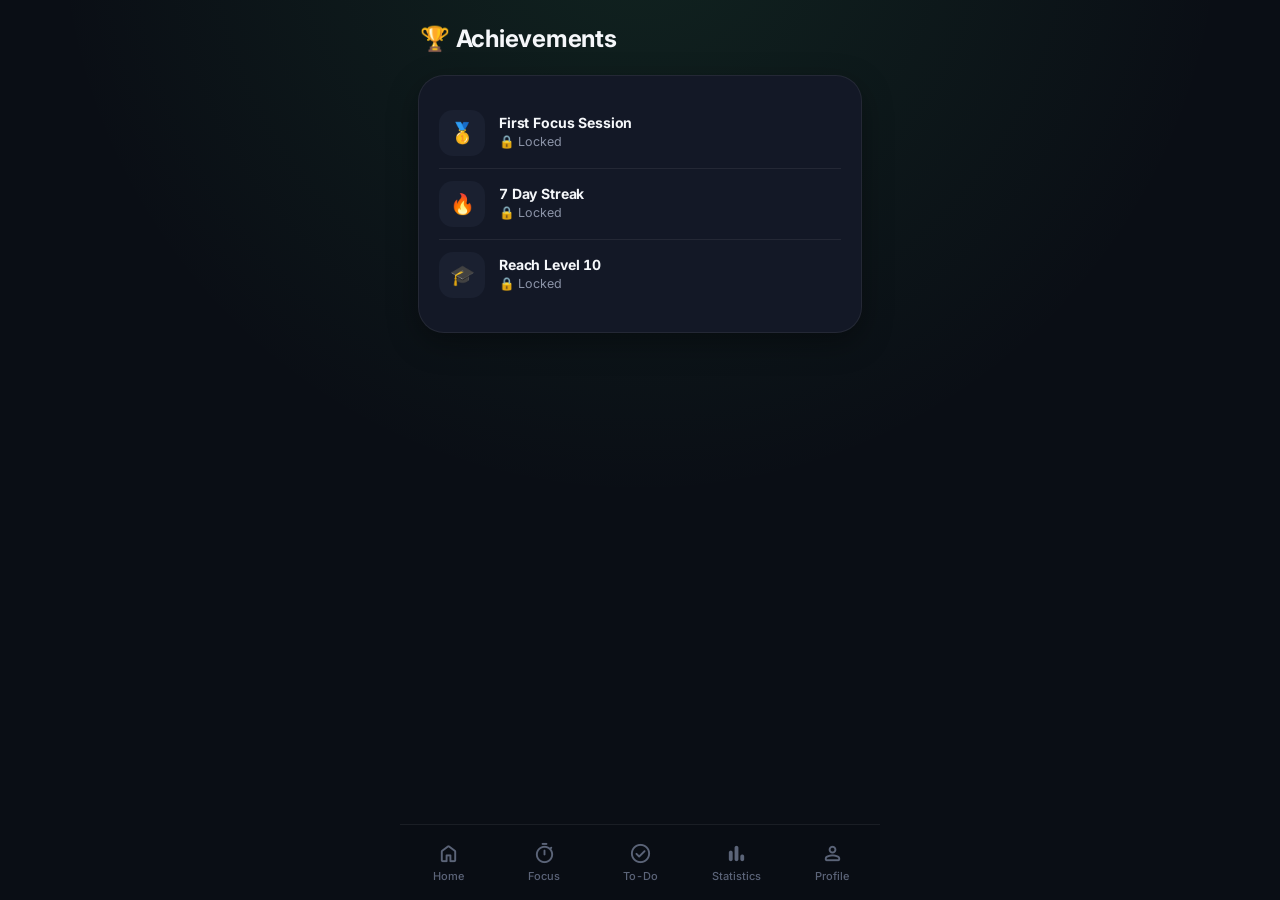
<file: achievement.html>
<!DOCTYPE html>
<html lang="en">
<head>
<meta charset="UTF-8">
<meta name="viewport" content="width=device-width, initial-scale=1.0, viewport-fit=cover">
<meta name="theme-color" content="#0a0e15">
<meta name="color-scheme" content="dark">
<title>StudyArc - Achievements</title>

<link rel="manifest" href="manifest.json">
<link rel="icon" href="icon-192.png">
<link rel="apple-touch-icon" href="icon-192.png">
<meta name="mobile-web-app-capable" content="yes">
<meta name="apple-mobile-web-app-capable" content="yes">

<link rel="preconnect" href="https://fonts.googleapis.com">
<link rel="preconnect" href="https://fonts.gstatic.com" crossorigin>
<link href="https://fonts.googleapis.com/css2?family=Material+Symbols+Rounded" rel="stylesheet">
<link href="https://fonts.googleapis.com/css2?family=Inter:wght@400;500;600;700;800&display=swap" rel="stylesheet">

<link rel="stylesheet" href="style.css">
<script src="app.js" defer></script>
</head>

<body>

<div class="header-row">
  <h1>🏆 Achievements</h1>
</div>

<div class="card">
  <div class="achievement-row">
    <div class="achievement-icon">🥇</div>
    <div class="achievement-body">
      <h3>First Focus Session</h3>
      <p id="badge1">🔒 Locked</p>
    </div>
  </div>
  <div class="achievement-row">
    <div class="achievement-icon">🔥</div>
    <div class="achievement-body">
      <h3>7 Day Streak</h3>
      <p id="badge2">🔒 Locked</p>
    </div>
  </div>
  <div class="achievement-row">
    <div class="achievement-icon">🎓</div>
    <div class="achievement-body">
      <h3>Reach Level 10</h3>
      <p id="badge3">🔒 Locked</p>
    </div>
  </div>
</div>

<div class="nav">
  <a href="home.html">
    <span class="material-symbols-rounded" aria-hidden="true">home</span>
    <span>Home</span>
  </a>
  <a href="focus.html">
    <span class="material-symbols-rounded" aria-hidden="true">timer</span>
    <span>Focus</span>
  </a>
  <a href="todo.html">
    <span class="material-symbols-rounded" aria-hidden="true">check_circle</span>
    <span>To-Do</span>
  </a>
  <a href="stats.html">
    <span class="material-symbols-rounded" aria-hidden="true">bar_chart</span>
    <span>Statistics</span>
  </a>
  <a href="profile.html">
    <span class="material-symbols-rounded" aria-hidden="true">person</span>
    <span>Profile</span>
  </a>
</div>

<script>
// Recolors each achievement icon once app.js resolves lock state
(function(){
  function sync(){
    ['badge1','badge2','badge3'].forEach(function(id){
      var el = document.getElementById(id);
      if(!el) return;
      var icon = el.closest('.achievement-row').querySelector('.achievement-icon');
      var unlocked = el.textContent.indexOf('🔒') === -1;
      icon.classList.toggle('unlocked', unlocked);
    });
  }
  new MutationObserver(sync).observe(document.body, { subtree:true, characterData:true, childList:true });
  sync();
})();
</script>

</body>
</html>
</file>
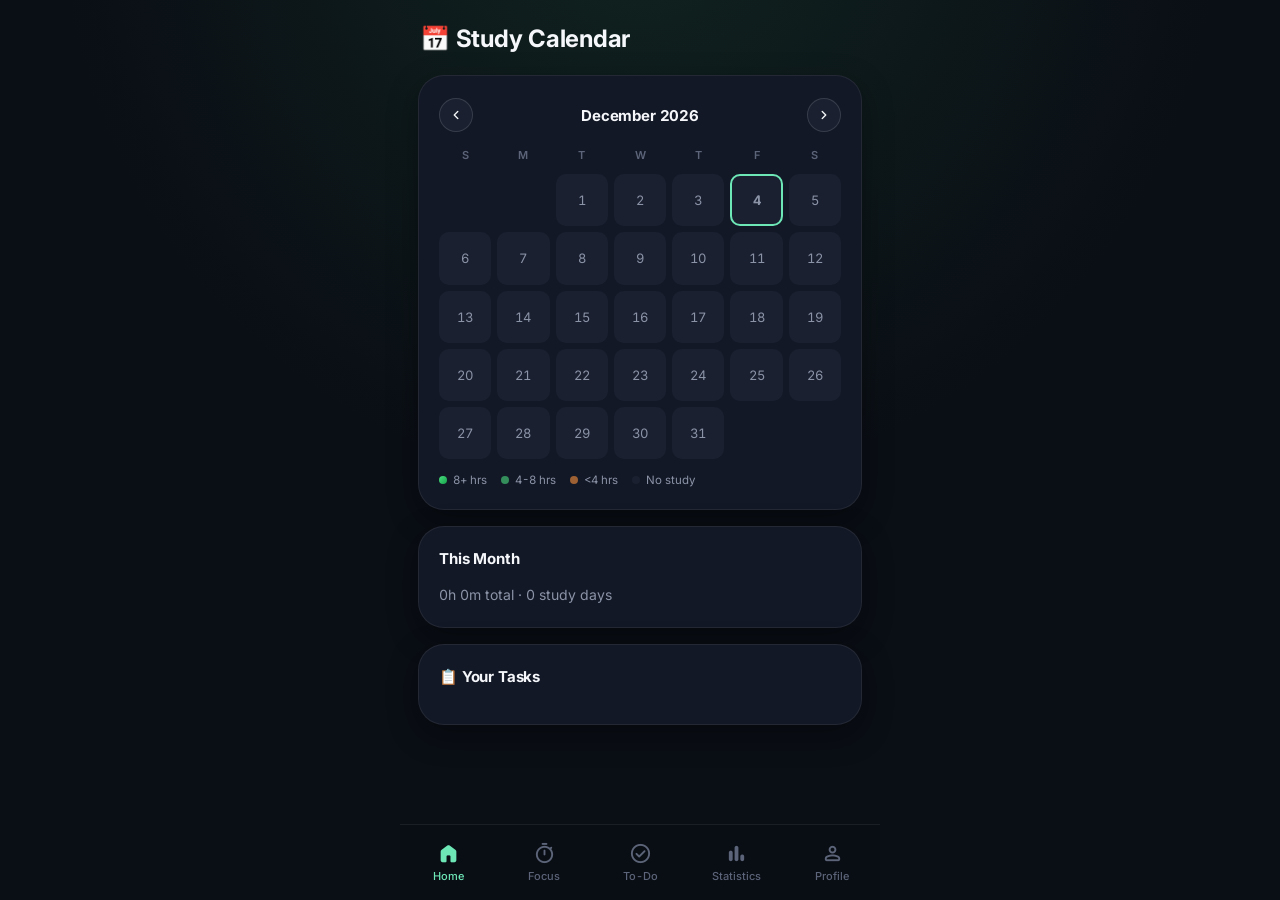
<file: calendar.html>
<!DOCTYPE html>
<html lang="en">
<head>
<meta charset="UTF-8">
<meta name="viewport" content="width=device-width, initial-scale=1.0, viewport-fit=cover">
<meta name="theme-color" content="#0a0e15">
<meta name="color-scheme" content="dark">
<title>StudyArc - Calendar</title>

<link rel="manifest" href="manifest.json">
<link rel="icon" href="icon-192.png">
<link rel="apple-touch-icon" href="icon-192.png">
<meta name="mobile-web-app-capable" content="yes">
<meta name="apple-mobile-web-app-capable" content="yes">

<link rel="preconnect" href="https://fonts.googleapis.com">
<link rel="preconnect" href="https://fonts.gstatic.com" crossorigin>
<link href="https://fonts.googleapis.com/css2?family=Material+Symbols+Rounded" rel="stylesheet">
<link href="https://fonts.googleapis.com/css2?family=Inter:wght@400;500;600;700;800&display=swap" rel="stylesheet">

<link rel="stylesheet" href="style.css">
<script src="app.js" defer></script>
</head>

<body>

<div class="header-row">
  <h1>📅 Study Calendar</h1>
</div>

<div class="card">
  <div class="cal-head">
    <button class="cal-nav-btn" onclick="prevMonth()" aria-label="Previous month">
      <span class="material-symbols-rounded" aria-hidden="true">chevron_left</span>
    </button>
    <h2 id="calendarLabel" style="margin-bottom:0;">Month</h2>
    <button class="cal-nav-btn" onclick="nextMonth()" aria-label="Next month">
      <span class="material-symbols-rounded" aria-hidden="true">chevron_right</span>
    </button>
  </div>

  <div class="cal-grid" id="calendarGrid"></div>

  <div class="cal-legend">
    <span><i style="background:var(--gradient);"></i>8+ hrs</span>
    <span><i style="background:rgba(74,222,128,.6);"></i>4-8 hrs</span>
    <span><i style="background:rgba(251,146,60,.6);"></i>&lt;4 hrs</span>
    <span><i style="background:var(--surface-2);"></i>No study</span>
  </div>
</div>

<div class="card">
  <h2>This Month</h2>
  <p id="calendarSummary">0h 0m total · 0 study days</p>
</div>

<div class="card">
  <h2>📋 Your Tasks</h2>
  <div id="taskList">
    <p>No tasks yet.</p>
  </div>
</div>

<div class="nav">
  <a class="active" href="home.html" aria-current="page">
    <span class="material-symbols-rounded" aria-hidden="true">home</span>
    <span>Home</span>
  </a>
  <a href="focus.html">
    <span class="material-symbols-rounded" aria-hidden="true">timer</span>
    <span>Focus</span>
  </a>
  <a href="todo.html">
    <span class="material-symbols-rounded" aria-hidden="true">check_circle</span>
    <span>To-Do</span>
  </a>
  <a href="stats.html">
    <span class="material-symbols-rounded" aria-hidden="true">bar_chart</span>
    <span>Statistics</span>
  </a>
  <a href="profile.html">
    <span class="material-symbols-rounded" aria-hidden="true">person</span>
    <span>Profile</span>
  </a>
</div>

</body>
</html>
</file>
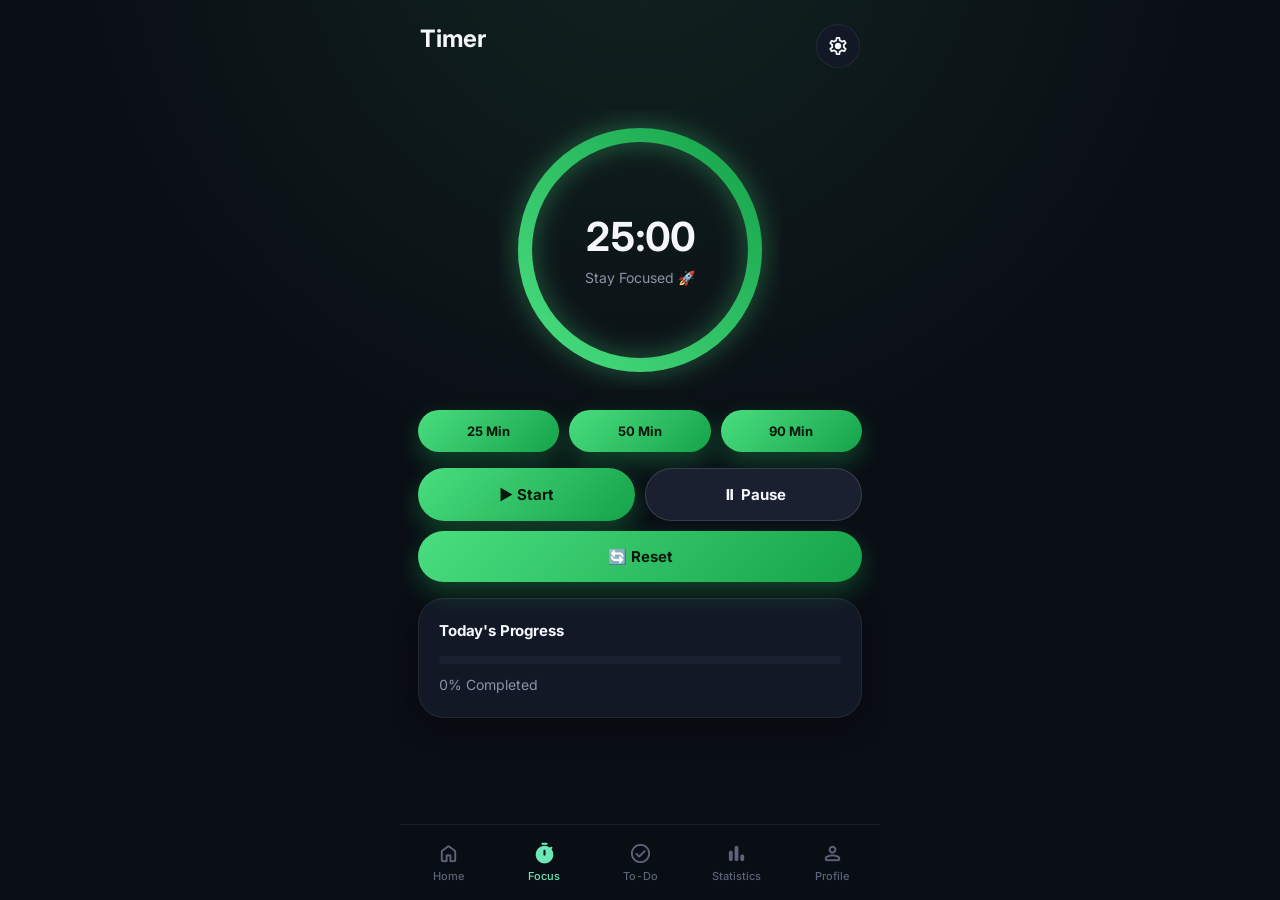
<file: focus.html>
<!DOCTYPE html>
<html lang="en">
<head>
<meta charset="UTF-8">
<meta name="viewport" content="width=device-width, initial-scale=1.0, viewport-fit=cover">
<meta name="theme-color" content="#0a0e15">
<meta name="color-scheme" content="dark">
<title>StudyArc - Focus</title>

<link rel="manifest" href="manifest.json">
<link rel="icon" href="icon-192.png">
<link rel="apple-touch-icon" href="icon-192.png">
<meta name="mobile-web-app-capable" content="yes">
<meta name="apple-mobile-web-app-capable" content="yes">

<link rel="preconnect" href="https://fonts.googleapis.com">
<link rel="preconnect" href="https://fonts.gstatic.com" crossorigin>
<link href="https://fonts.googleapis.com/css2?family=Material+Symbols+Rounded" rel="stylesheet">
<link href="https://fonts.googleapis.com/css2?family=Inter:wght@400;500;600;700;800&display=swap" rel="stylesheet">

<link rel="stylesheet" href="style.css">
<script src="app.js" defer></script>
</head>

<body>

<div class="header-row">
  <h1>Timer</h1>
  <a class="icon-btn" href="settings.html" aria-label="Settings">
    <span class="material-symbols-rounded" aria-hidden="true">settings</span>
  </a>
</div>

<div class="timer-container">
  <svg class="timer-svg" viewBox="0 0 280 280">
    <defs>
      <linearGradient id="ringGradient" x1="0%" y1="0%" x2="100%" y2="100%">
        <stop offset="0%" stop-color="#4ade80"/>
        <stop offset="100%" stop-color="#16a34a"/>
      </linearGradient>
    </defs>
    <circle class="timer-bg" cx="140" cy="140" r="115"></circle>
    <circle id="progressCircle" class="timer-progress" cx="140" cy="140" r="115"></circle>
  </svg>
  <div class="timer-content">
    <h1 id="timer">25:00</h1>
    <p>Stay Focused 🚀</p>
  </div>
</div>

<div class="timer-buttons">
  <button class="button" onclick="setTime(25)">25 Min</button>
  <button class="button" onclick="setTime(50)">50 Min</button>
  <button class="button" onclick="setTime(90)">90 Min</button>
</div>

<div class="control-buttons">
  <button class="button" onclick="startTimer()">▶ Start</button>
  <button class="button" onclick="pauseTimer()">⏸ Pause</button>
  <button class="button" onclick="resetTimer()">🔄 Reset</button>
</div>

<div class="card">
  <h2>Today's Progress</h2>
  <div class="progress">
    <div id="goalFill" class="fill"></div>
  </div>
  <p id="goalPercent">0% Completed</p>
</div>

<div class="nav">
  <a href="home.html">
    <span class="material-symbols-rounded" aria-hidden="true">home</span>
    <span>Home</span>
  </a>
  <a class="active" href="focus.html" aria-current="page">
    <span class="material-symbols-rounded" aria-hidden="true">timer</span>
    <span>Focus</span>
  </a>
  <a href="todo.html">
    <span class="material-symbols-rounded" aria-hidden="true">check_circle</span>
    <span>To-Do</span>
  </a>
  <a href="stats.html">
    <span class="material-symbols-rounded" aria-hidden="true">bar_chart</span>
    <span>Statistics</span>
  </a>
  <a href="profile.html">
    <span class="material-symbols-rounded" aria-hidden="true">person</span>
    <span>Profile</span>
  </a>
</div>

</body>
</html>
</file>
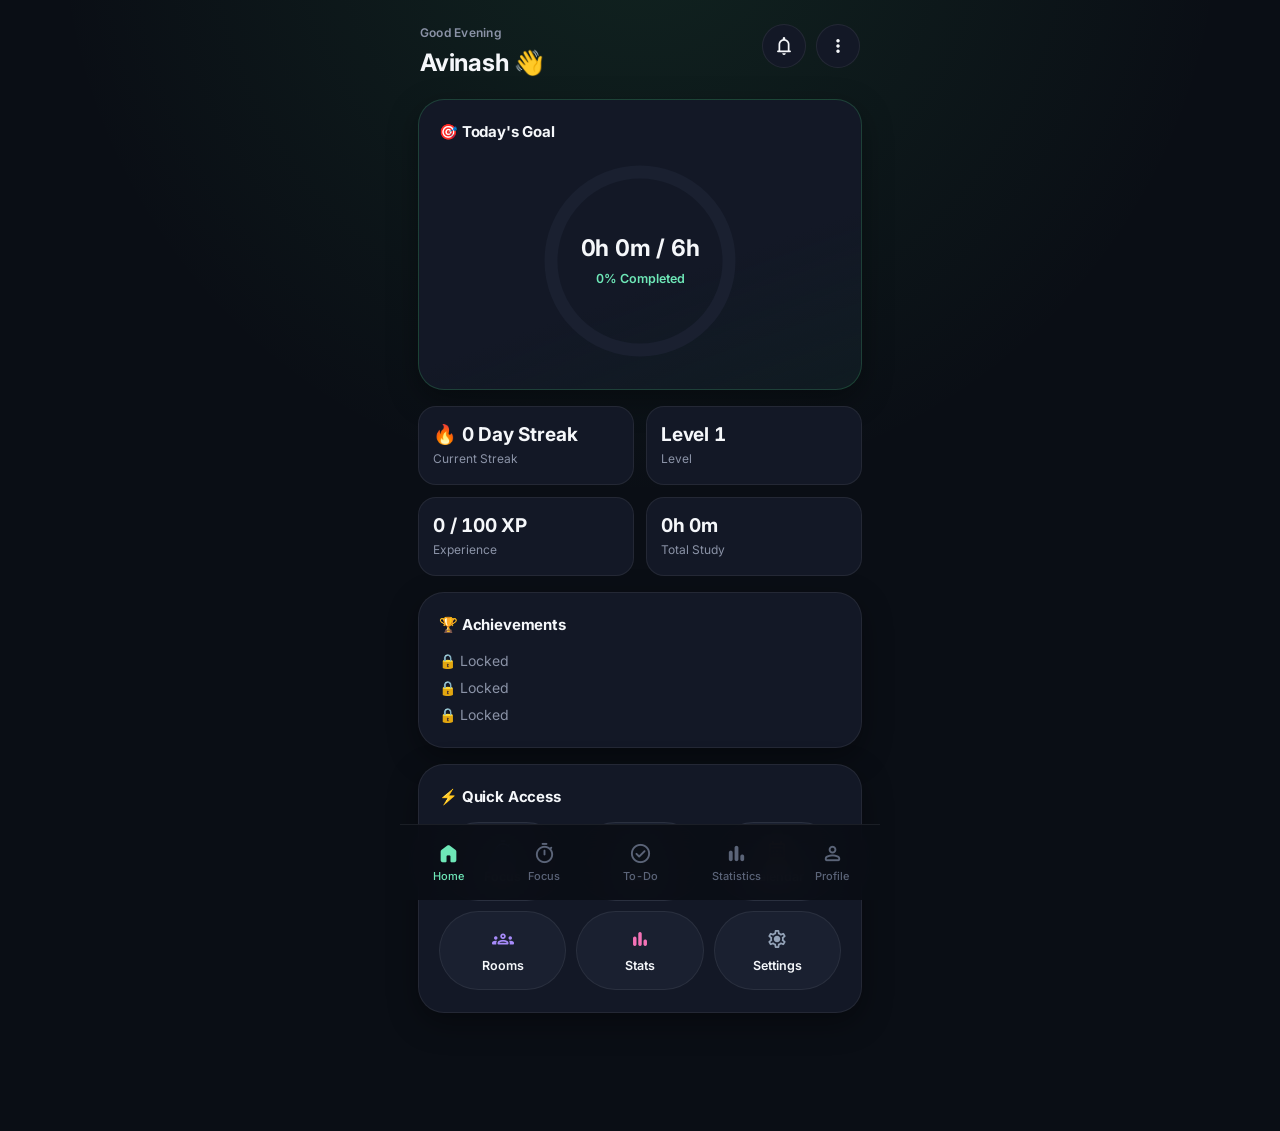
<file: home.html>
<!DOCTYPE html>
<html lang="en">
<head>
<meta charset="UTF-8">
<meta name="viewport" content="width=device-width, initial-scale=1.0, viewport-fit=cover">
<meta name="theme-color" content="#0a0e15">
<meta name="color-scheme" content="dark">
<meta name="description" content="Track your study sessions, streaks, and progress with StudyArc.">
<title>StudyArc - Home</title>

<link rel="manifest" href="manifest.json">
<link rel="icon" href="icon-192.png">
<link rel="apple-touch-icon" href="icon-192.png">
<meta name="mobile-web-app-capable" content="yes">
<meta name="apple-mobile-web-app-capable" content="yes">
<meta name="apple-mobile-web-app-status-bar-style" content="black-translucent">

<link rel="preconnect" href="https://fonts.googleapis.com">
<link rel="preconnect" href="https://fonts.gstatic.com" crossorigin>
<link href="https://fonts.googleapis.com/css2?family=Material+Symbols+Rounded" rel="stylesheet">
<link href="https://fonts.googleapis.com/css2?family=Inter:wght@400;500;600;700;800&display=swap" rel="stylesheet">

<link rel="stylesheet" href="style.css">
<script src="app.js" defer></script>
</head>

<body>

<!-- Header -->
<div class="header-row">
  <div>
    <p class="eyebrow" id="greetingLabel">Good Morning</p>
    <h1>Avinash 👋</h1>
  </div>
  <div style="display:flex;align-items:center;gap:10px;position:relative;">
    <a class="icon-btn" href="notifications.html" aria-label="Notifications">
      <span class="material-symbols-rounded" aria-hidden="true">notifications</span>
      <span class="dot" id="notificationBadge" style="display:none;"></span>
    </a>
    <button class="icon-btn" id="moreMenuBtn" onclick="toggleMoreMenu()" aria-label="More options" aria-haspopup="true">
      <span class="material-symbols-rounded" aria-hidden="true">more_vert</span>
    </button>
    <div class="dropdown-menu" id="moreMenu" hidden>
      <button class="dropdown-item" onclick="openCalculator()">
        <span class="material-symbols-rounded" aria-hidden="true">calculate</span>
        Calculator
      </button>
    </div>
  </div>
</div>

<!-- Daily Goal -->
<div class="card featured goal-card" style="display:flex;flex-direction:column;align-items:center;">
  <h2 id="goalHeading" style="align-self:flex-start;">🎯 Today's Goal</h2>

  <div class="arc-wrap" id="goalProgress" role="progressbar" aria-labelledby="goalHeading" aria-valuemin="0" aria-valuemax="100" aria-valuenow="0">
    <svg class="arc-ring" viewBox="0 0 200 200" aria-hidden="true">
      <defs>
        <linearGradient id="ringGradient" x1="0%" y1="0%" x2="100%" y2="100%">
          <stop offset="0%" stop-color="#4ade80"/>
          <stop offset="100%" stop-color="#16a34a"/>
        </linearGradient>
      </defs>
      <circle class="arc-track" cx="100" cy="100" r="89"></circle>
      <circle class="arc-fill" id="arcFill" cx="100" cy="100" r="89"></circle>
    </svg>
    <div class="arc-center">
      <h1 id="goalTime">0h 0m<span>/ 6h</span></h1>
      <p id="goalPercent">0% Completed</p>
    </div>
  </div>

  <!-- kept for compatibility: app.js sets this element's width %, and the arc above mirrors it -->
  <div class="progress" id="goalBarFallback" hidden>
    <div id="goalFill" class="fill"></div>
  </div>
</div>

<!-- Statistics -->
<div class="grid">
  <div class="stat">
    <h1 id="streak">🔥 0</h1>
    <p>Current Streak</p>
  </div>
  <a class="stat" href="xp.html">
    <h1 id="level">Level 1</h1>
    <p>Level</p>
  </a>
  <a class="stat" href="xp.html">
    <h1 id="xp">0 / 100 XP</h1>
    <p>Experience</p>
  </a>
  <div class="stat">
    <h1 id="totalStudy">0h 0m</h1>
    <p>Total Study</p>
  </div>
</div>

<!-- Achievements -->
<a class="card" href="achievement.html" style="display:block;">
  <h2>🏆 Achievements</h2>
  <p id="badge1" style="margin-bottom:6px;">🔒 Locked</p>
  <p id="badge2" style="margin-bottom:6px;">🔒 Locked</p>
  <p id="badge3">🔒 Locked</p>
</a>

<!-- Quick Access -->
<div class="card">
  <h2>⚡ Quick Access</h2>
  <div class="quick-grid">
    <button class="button" onclick="location.href='focus.html'">
      <span class="material-symbols-rounded" aria-hidden="true">timer</span>Focus
    </button>
    <button class="button" onclick="location.href='todo.html'">
      <span class="material-symbols-rounded" aria-hidden="true">check_circle</span>Tasks
    </button>
    <button class="button" onclick="location.href='calendar.html'">
      <span class="material-symbols-rounded" aria-hidden="true">calendar_month</span>Calendar
    </button>
    <button class="button" onclick="location.href='rooms.html'">
      <span class="material-symbols-rounded" aria-hidden="true">groups</span>Rooms
    </button>
    <button class="button" onclick="location.href='stats.html'">
      <span class="material-symbols-rounded" aria-hidden="true">bar_chart</span>Stats
    </button>
    <button class="button" onclick="location.href='settings.html'">
      <span class="material-symbols-rounded" aria-hidden="true">settings</span>Settings
    </button>
  </div>
</div>

<!-- Bottom Navigation -->
<div class="nav">
  <a class="active" href="home.html" aria-current="page">
    <span class="material-symbols-rounded" aria-hidden="true">home</span>
    <span>Home</span>
  </a>
  <a href="focus.html">
    <span class="material-symbols-rounded" aria-hidden="true">timer</span>
    <span>Focus</span>
  </a>
  <a href="todo.html">
    <span class="material-symbols-rounded" aria-hidden="true">check_circle</span>
    <span>To-Do</span>
  </a>
  <a href="stats.html">
    <span class="material-symbols-rounded" aria-hidden="true">bar_chart</span>
    <span>Statistics</span>
  </a>
  <a href="profile.html">
    <span class="material-symbols-rounded" aria-hidden="true">person</span>
    <span>Profile</span>
  </a>
</div>

<!-- Calculator -->
<div class="modal-backdrop" id="calcModal" hidden onclick="if(event.target===this) closeCalculator()">
  <div class="calc-sheet">
    <div class="calc-header">
      <h2>🧮 Calculator</h2>
      <button class="icon-btn" onclick="closeCalculator()" aria-label="Close calculator">
        <span class="material-symbols-rounded" aria-hidden="true">close</span>
      </button>
    </div>
    <div class="calc-display" id="calcDisplay">0</div>
    <div class="calc-grid">
      <button class="calc-btn calc-fn" onclick="calcClear()">C</button>
      <button class="calc-btn calc-fn" onclick="calcBackspace()" aria-label="Backspace">⌫</button>
      <button class="calc-btn calc-fn" onclick="calcPercent()">%</button>
      <button class="calc-btn calc-op" onclick="calcOperatorPress('÷')">÷</button>

      <button class="calc-btn" onclick="calcDigit('7')">7</button>
      <button class="calc-btn" onclick="calcDigit('8')">8</button>
      <button class="calc-btn" onclick="calcDigit('9')">9</button>
      <button class="calc-btn calc-op" onclick="calcOperatorPress('×')">×</button>

      <button class="calc-btn" onclick="calcDigit('4')">4</button>
      <button class="calc-btn" onclick="calcDigit('5')">5</button>
      <button class="calc-btn" onclick="calcDigit('6')">6</button>
      <button class="calc-btn calc-op" onclick="calcOperatorPress('−')">−</button>

      <button class="calc-btn" onclick="calcDigit('1')">1</button>
      <button class="calc-btn" onclick="calcDigit('2')">2</button>
      <button class="calc-btn" onclick="calcDigit('3')">3</button>
      <button class="calc-btn calc-op" onclick="calcOperatorPress('+')">+</button>

      <button class="calc-btn calc-zero" onclick="calcDigit('0')">0</button>
      <button class="calc-btn" onclick="calcDot()">.</button>
      <button class="calc-btn calc-equals" onclick="calcEquals()">=</button>
    </div>
  </div>
</div>

<script>
// Mirrors whatever app.js drives on the legacy #goalFill width into the
// visual progress arc + its ARIA value, so the arc stays in sync without
// requiring any changes to app.js.
(function () {
  var fillEl = document.getElementById('goalFill');
  var arcFill = document.getElementById('arcFill');
  var progressEl = document.getElementById('goalProgress');
  if (!fillEl || !arcFill || !progressEl) return;

  var circumference = 2 * Math.PI * 89;
  arcFill.style.strokeDasharray = circumference;

  function sync() {
    var pct = parseFloat(fillEl.style.width) || 0;
    pct = Math.max(0, Math.min(100, pct));
    arcFill.style.strokeDashoffset = circumference * (1 - pct / 100);
    progressEl.setAttribute('aria-valuenow', Math.round(pct));
  }

  new MutationObserver(sync).observe(fillEl, { attributes: true, attributeFilter: ['style'] });
  sync();
})();

// Time-aware greeting
(function () {
  var el = document.getElementById('greetingLabel');
  if (!el) return;
  var h = new Date().getHours();
  el.textContent = h < 12 ? "Good Morning" : h < 18 ? "Good Afternoon" : "Good Evening";
})();

// ---------- More menu ----------
function toggleMoreMenu() {
  document.getElementById('moreMenu').hidden = !document.getElementById('moreMenu').hidden;
}

document.addEventListener('click', function (e) {
  var menu = document.getElementById('moreMenu');
  var btn = document.getElementById('moreMenuBtn');
  if (menu && !menu.hidden && e.target !== btn && !btn.contains(e.target) && !menu.contains(e.target)) {
    menu.hidden = true;
  }
});

document.addEventListener('keydown', function (e) {
  if (e.key !== 'Escape') return;
  var menu = document.getElementById('moreMenu');
  var modal = document.getElementById('calcModal');
  if (modal && !modal.hidden) closeCalculator();
  else if (menu && !menu.hidden) menu.hidden = true;
});

// ---------- Calculator ----------
var calcCurrent = "0";
var calcPreviousValue = null;
var calcOperatorSign = null;
var calcResetOnNextDigit = false;

function calcUpdateDisplay() {
  document.getElementById('calcDisplay').textContent = calcCurrent;
}

function calcDigit(d) {
  if (calcResetOnNextDigit) {
    calcCurrent = "0";
    calcResetOnNextDigit = false;
  }
  calcCurrent = (calcCurrent === "0") ? d : (calcCurrent.length < 12 ? calcCurrent + d : calcCurrent);
  calcUpdateDisplay();
}

function calcDot() {
  if (calcResetOnNextDigit) {
    calcCurrent = "0";
    calcResetOnNextDigit = false;
  }
  if (calcCurrent.indexOf(".") === -1) calcCurrent += ".";
  calcUpdateDisplay();
}

function calcClear() {
  calcCurrent = "0";
  calcPreviousValue = null;
  calcOperatorSign = null;
  calcResetOnNextDigit = false;
  calcUpdateDisplay();
}

function calcBackspace() {
  if (calcResetOnNextDigit) return;
  calcCurrent = calcCurrent.length > 1 ? calcCurrent.slice(0, -1) : "0";
  calcUpdateDisplay();
}

function calcPercent() {
  calcCurrent = calcFormatResult(parseFloat(calcCurrent) / 100);
  calcUpdateDisplay();
}

function calcApply(a, b, op) {
  if (op === "+") return a + b;
  if (op === "−") return a - b;
  if (op === "×") return a * b;
  if (op === "÷") return b === 0 ? NaN : a / b;
}

function calcFormatResult(n) {
  if (isNaN(n) || !isFinite(n)) return "Error";
  var rounded = Math.round(n * 1e9) / 1e9;
  var str = String(rounded);
  return str.length > 12 ? rounded.toPrecision(10) : str;
}

function calcOperatorPress(op) {
  var value = parseFloat(calcCurrent);
  if (calcOperatorSign !== null && !calcResetOnNextDigit) {
    var result = calcApply(calcPreviousValue, value, calcOperatorSign);
    calcCurrent = calcFormatResult(result);
    calcPreviousValue = parseFloat(calcCurrent);
  } else {
    calcPreviousValue = value;
  }
  calcOperatorSign = op;
  calcResetOnNextDigit = true;
  calcUpdateDisplay();
}

function calcEquals() {
  if (calcOperatorSign === null) return;
  var value = parseFloat(calcCurrent);
  calcCurrent = calcFormatResult(calcApply(calcPreviousValue, value, calcOperatorSign));
  calcPreviousValue = null;
  calcOperatorSign = null;
  calcResetOnNextDigit = true;
  calcUpdateDisplay();
}

function openCalculator() {
  document.getElementById('moreMenu').hidden = true;
  calcClear();
  document.getElementById('calcModal').hidden = false;
}

function closeCalculator() {
  document.getElementById('calcModal').hidden = true;
}
</script>

</body>
</html>
</file>
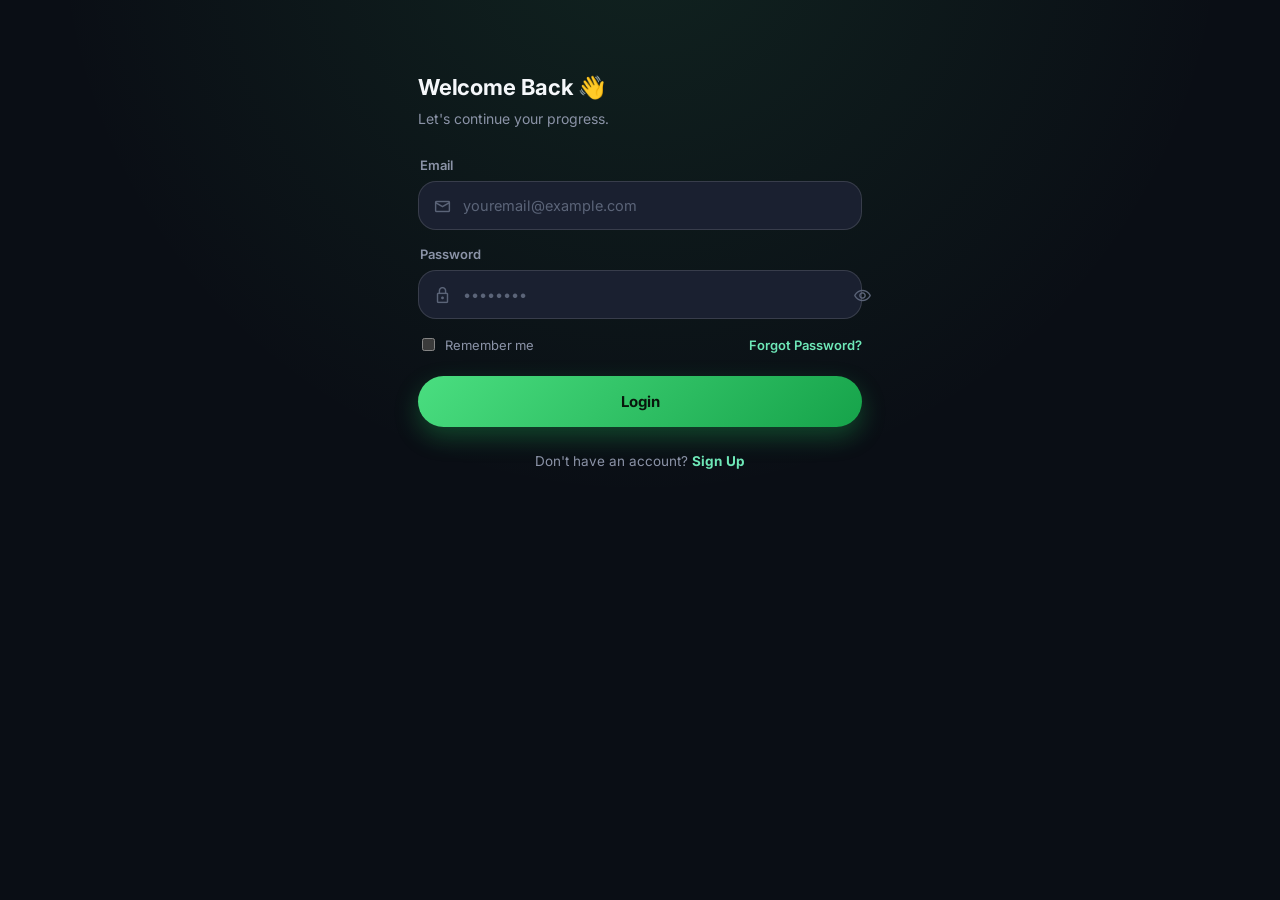
<file: login.html>
<!DOCTYPE html>
<html lang="en">
<head>
<meta charset="UTF-8">
<meta name="viewport" content="width=device-width, initial-scale=1.0, viewport-fit=cover">
<meta name="theme-color" content="#0a0e15">
<meta name="color-scheme" content="dark">
<title>StudyArc Login</title>

<link rel="manifest" href="manifest.json">
<link rel="icon" href="icon-192.png">

<link rel="preconnect" href="https://fonts.googleapis.com">
<link rel="preconnect" href="https://fonts.gstatic.com" crossorigin>
<link href="https://fonts.googleapis.com/css2?family=Material+Symbols+Rounded" rel="stylesheet">
<link href="https://fonts.googleapis.com/css2?family=Inter:wght@400;500;600;700;800&display=swap" rel="stylesheet">

<link rel="stylesheet" href="style.css">
</head>

<body>

<div style="padding-top:6vh;">

  <h1 style="margin-bottom:8px;">Welcome Back 👋</h1>
  <p style="margin-bottom:28px;">Let's continue your progress.</p>

  <label class="field-label" for="loginEmail">Email</label>
  <div class="field-wrap">
    <span class="material-symbols-rounded" aria-hidden="true">mail</span>
    <input id="loginEmail" type="email" placeholder="youremail@example.com" class="input">
  </div>

  <label class="field-label" for="loginPassword">Password</label>
  <div class="field-wrap">
    <span class="material-symbols-rounded" aria-hidden="true">lock</span>
    <input id="loginPassword" type="password" placeholder="••••••••" class="input">
    <button type="button" class="toggle-visibility" onclick="const p=document.getElementById('loginPassword'); p.type = p.type==='password' ? 'text' : 'password';" aria-label="Show password">
      <span class="material-symbols-rounded">visibility</span>
    </button>
  </div>

  <div class="field-row">
    <label><input type="checkbox" style="width:auto;"> Remember me</label>
    <a href="#">Forgot Password?</a>
  </div>

  <button class="button" onclick="location.href='home.html'">Login</button>

  <p class="foot-row" style="margin-top:24px;">
    Don't have an account? <a href="signup.html">Sign Up</a>
  </p>

</div>

</body>
</html>
</file>
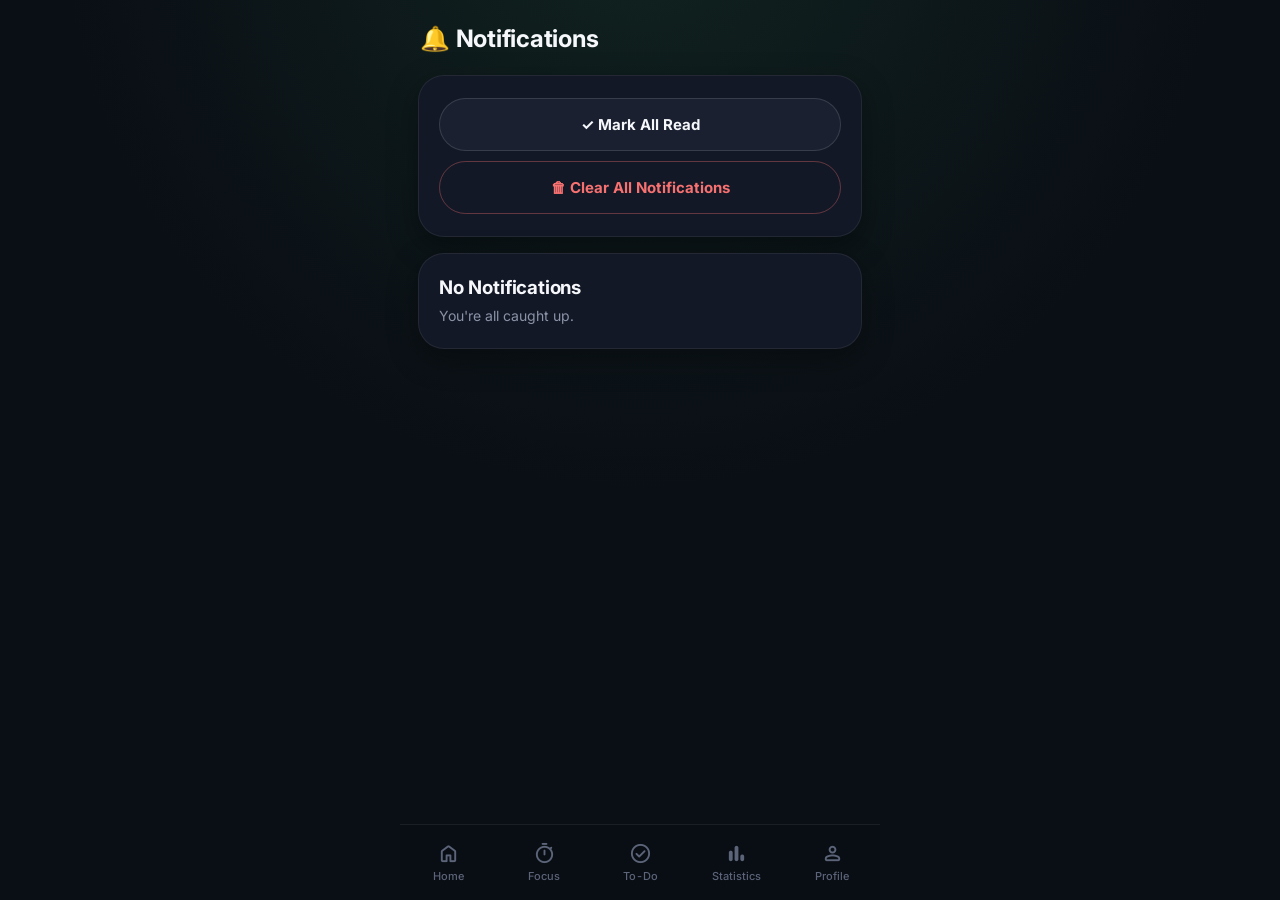
<file: notifications.html>
<!DOCTYPE html>
<html lang="en">
<head>
<meta charset="UTF-8">
<meta name="viewport" content="width=device-width, initial-scale=1.0, viewport-fit=cover">
<meta name="theme-color" content="#0a0e15">
<meta name="color-scheme" content="dark">
<title>Notifications - StudyArc</title>

<link rel="manifest" href="manifest.json">
<link rel="icon" href="icon-192.png">
<link rel="apple-touch-icon" href="icon-192.png">
<meta name="mobile-web-app-capable" content="yes">
<meta name="apple-mobile-web-app-capable" content="yes">

<link rel="preconnect" href="https://fonts.googleapis.com">
<link rel="preconnect" href="https://fonts.gstatic.com" crossorigin>
<link href="https://fonts.googleapis.com/css2?family=Material+Symbols+Rounded" rel="stylesheet">
<link href="https://fonts.googleapis.com/css2?family=Inter:wght@400;500;600;700;800&display=swap" rel="stylesheet">

<link rel="stylesheet" href="style.css">
<script src="app.js" defer></script>
</head>

<body>

<div class="header-row">
  <div style="display:flex;align-items:center;gap:10px;">
    <h1>🔔 Notifications</h1>
    <div id="notificationBadge" class="badge" style="display:none;background:var(--red);color:#fff;border:none;padding:3px 10px;"></div>
  </div>
</div>

<div class="card">
  <button class="button secondary" style="margin-bottom:10px;" onclick="markAllRead()">✓ Mark All Read</button>
  <button class="button danger" onclick="clearNotifications()">🗑 Clear All Notifications</button>
</div>

<div id="notificationList">
  <div class="card">
    <h3 style="margin-bottom:4px;color:var(--text);font-size:14px;">No Notifications</h3>
    <p>You're all caught up.</p>
  </div>
</div>

<div class="nav">
  <a href="home.html">
    <span class="material-symbols-rounded" aria-hidden="true">home</span>
    <span>Home</span>
  </a>
  <a href="focus.html">
    <span class="material-symbols-rounded" aria-hidden="true">timer</span>
    <span>Focus</span>
  </a>
  <a href="todo.html">
    <span class="material-symbols-rounded" aria-hidden="true">check_circle</span>
    <span>To-Do</span>
  </a>
  <a href="stats.html">
    <span class="material-symbols-rounded" aria-hidden="true">bar_chart</span>
    <span>Statistics</span>
  </a>
  <a href="profile.html">
    <span class="material-symbols-rounded" aria-hidden="true">person</span>
    <span>Profile</span>
  </a>
</div>

</body>
</html>
</file>
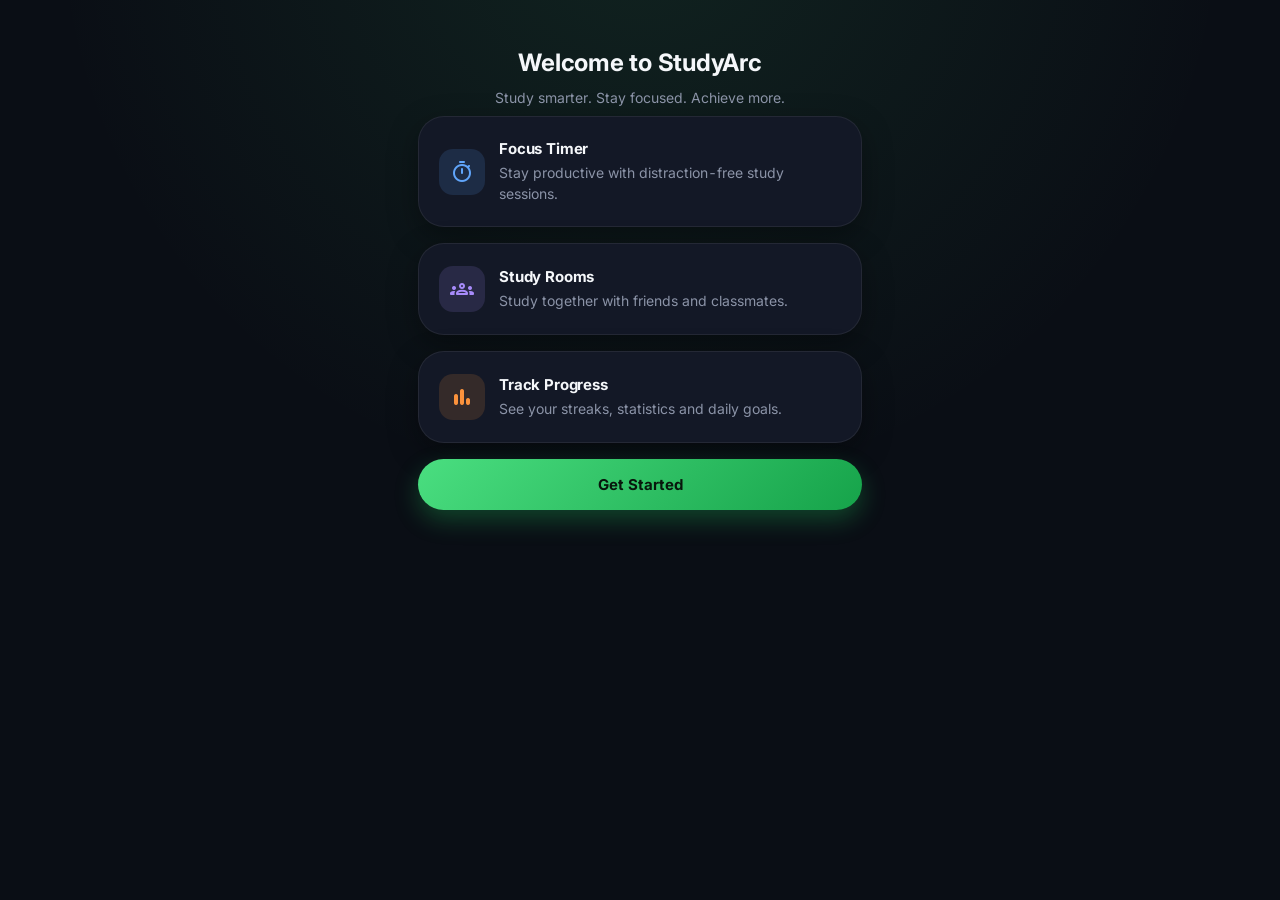
<file: onboarding.html>
<!DOCTYPE html>
<html lang="en">
<head>
<meta charset="UTF-8">
<meta name="viewport" content="width=device-width, initial-scale=1.0, viewport-fit=cover">
<meta name="theme-color" content="#0a0e15">
<meta name="color-scheme" content="dark">
<title>StudyArc - Welcome</title>

<link rel="manifest" href="manifest.json">
<link rel="icon" href="icon-192.png">

<link rel="preconnect" href="https://fonts.googleapis.com">
<link rel="preconnect" href="https://fonts.gstatic.com" crossorigin>
<link href="https://fonts.googleapis.com/css2?family=Material+Symbols+Rounded" rel="stylesheet">
<link href="https://fonts.googleapis.com/css2?family=Inter:wght@400;500;600;700;800&display=swap" rel="stylesheet">

<link rel="stylesheet" href="style.css">
</head>

<body>

<div style="text-align:center;padding:28px 4px 8px;">
  <h1 style="font-size:24px;margin-bottom:10px;">Welcome to StudyArc</h1>
  <p>Study smarter. Stay focused. Achieve more.</p>
</div>

<div class="card" style="display:flex;align-items:center;gap:14px;">
  <div class="achievement-icon unlocked" style="color:var(--blue);background:rgba(96,165,250,.14);">
    <span class="material-symbols-rounded" aria-hidden="true">timer</span>
  </div>
  <div>
    <h2 style="margin-bottom:4px;">Focus Timer</h2>
    <p>Stay productive with distraction-free study sessions.</p>
  </div>
</div>

<div class="card" style="display:flex;align-items:center;gap:14px;">
  <div class="achievement-icon unlocked" style="color:var(--purple);background:rgba(167,139,250,.14);">
    <span class="material-symbols-rounded" aria-hidden="true">groups</span>
  </div>
  <div>
    <h2 style="margin-bottom:4px;">Study Rooms</h2>
    <p>Study together with friends and classmates.</p>
  </div>
</div>

<div class="card" style="display:flex;align-items:center;gap:14px;">
  <div class="achievement-icon unlocked" style="color:var(--orange);background:rgba(251,146,60,.14);">
    <span class="material-symbols-rounded" aria-hidden="true">bar_chart</span>
  </div>
  <div>
    <h2 style="margin-bottom:4px;">Track Progress</h2>
    <p>See your streaks, statistics and daily goals.</p>
  </div>
</div>

<button class="button" style="margin-top:8px;" onclick="location.href='login.html'">Get Started</button>

</body>
</html>
</file>
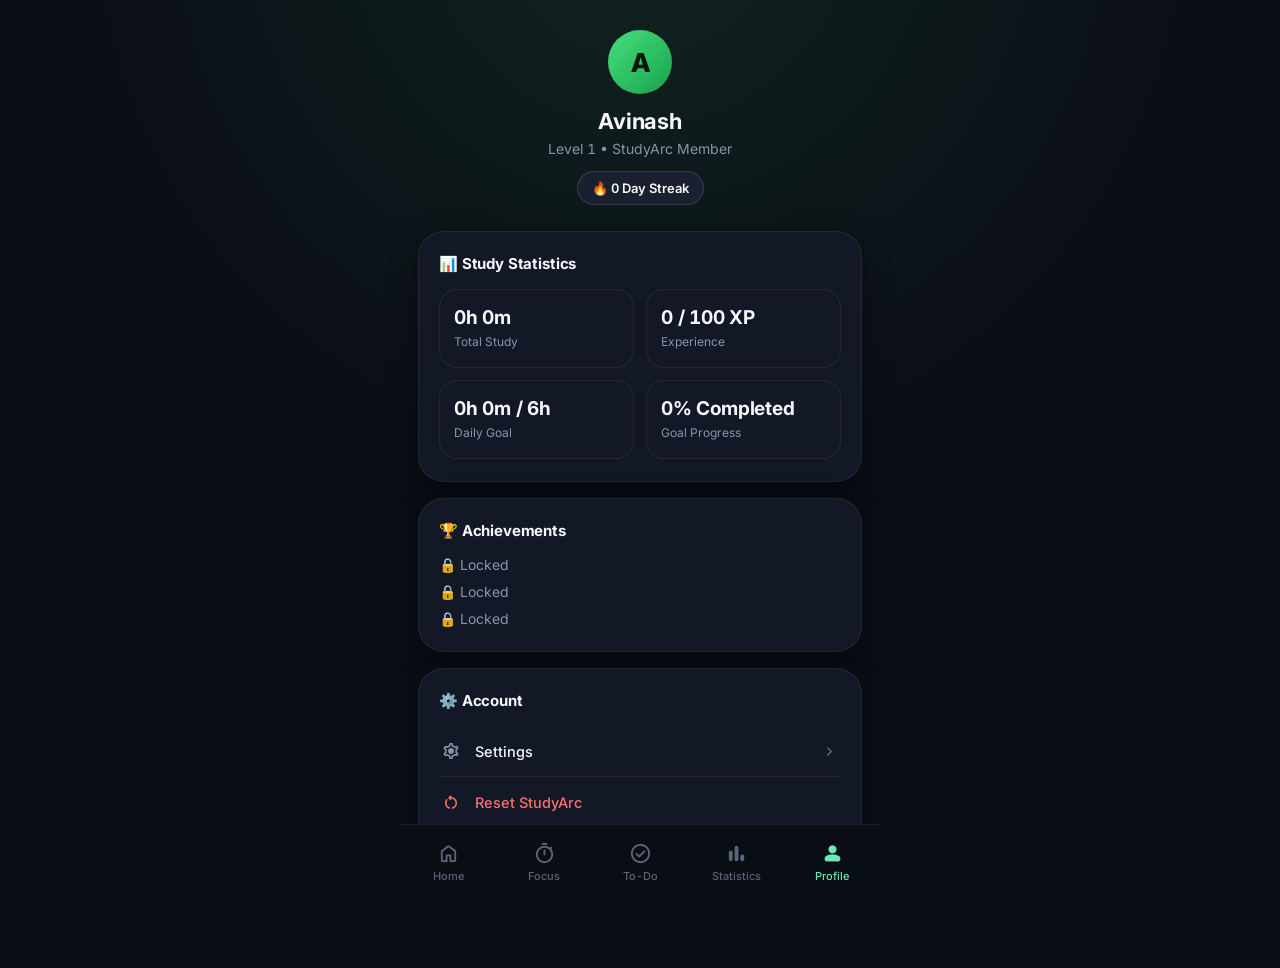
<file: profile.html>
<!DOCTYPE html>
<html lang="en">
<head>
<meta charset="UTF-8">
<meta name="viewport" content="width=device-width, initial-scale=1.0, viewport-fit=cover">
<meta name="theme-color" content="#0a0e15">
<meta name="color-scheme" content="dark">
<title>StudyArc - Profile</title>

<link rel="manifest" href="manifest.json">
<link rel="icon" href="icon-192.png">
<link rel="apple-touch-icon" href="icon-192.png">
<meta name="mobile-web-app-capable" content="yes">
<meta name="apple-mobile-web-app-capable" content="yes">
<meta name="apple-mobile-web-app-status-bar-style" content="black-translucent">

<link rel="preconnect" href="https://fonts.googleapis.com">
<link rel="preconnect" href="https://fonts.gstatic.com" crossorigin>
<link href="https://fonts.googleapis.com/css2?family=Material+Symbols+Rounded" rel="stylesheet">
<link href="https://fonts.googleapis.com/css2?family=Inter:wght@400;500;600;700;800&display=swap" rel="stylesheet">

<link rel="stylesheet" href="style.css">
<script src="app.js" defer></script>
</head>

<body>

<div style="text-align:center;padding:10px 0 6px;">
  <div class="avatar" style="margin:0 auto;">A</div>
  <h1 style="margin-top:14px;">Avinash</h1>
  <p style="margin-top:4px;">
    <span id="level">Level 1</span> • StudyArc Member
  </p>
  <div class="badge" style="margin-top:12px;">
    <span id="streak">0 Day Streak</span>
  </div>
</div>

<div class="card" style="margin-top:20px;">
  <h2>📊 Study Statistics</h2>
  <div class="grid" style="margin-bottom:0;">
    <div class="stat">
      <h1 id="totalStudy">0h 0m</h1>
      <p>Total Study</p>
    </div>
    <a class="stat" href="xp.html">
      <h1 id="xp">0 / 100 XP</h1>
      <p>Experience</p>
    </a>
    <div class="stat">
      <h1 id="goalTime">0h 0m / 6h</h1>
      <p>Daily Goal</p>
    </div>
    <div class="stat">
      <h1 id="goalPercent">0% Completed</h1>
      <p>Goal Progress</p>
    </div>
  </div>
</div>

<a class="card" href="achievement.html" style="display:block;">
  <h2 style="margin-bottom:14px;">🏆 Achievements</h2>
  <p id="badge1" style="margin-bottom:6px;">🔒 Locked</p>
  <p id="badge2" style="margin-bottom:6px;">🔒 Locked</p>
  <p id="badge3">🔒 Locked</p>
</a>

<div class="card">
  <h2>⚙️ Account</h2>
  <div class="menu-list">
    <a class="menu-item" href="settings.html">
      <span class="material-symbols-rounded" aria-hidden="true">settings</span>
      <span class="label">Settings</span>
      <span class="material-symbols-rounded chev" aria-hidden="true">chevron_right</span>
    </a>
    <a class="menu-item danger" href="#" onclick="resetStudyArc(); return false;">
      <span class="material-symbols-rounded" aria-hidden="true">restart_alt</span>
      <span class="label">Reset StudyArc</span>
    </a>
  </div>
</div>

<!-- Bottom Navigation -->
<div class="nav">
  <a href="home.html">
    <span class="material-symbols-rounded" aria-hidden="true">home</span>
    <span>Home</span>
  </a>
  <a href="focus.html">
    <span class="material-symbols-rounded" aria-hidden="true">timer</span>
    <span>Focus</span>
  </a>
  <a href="todo.html">
    <span class="material-symbols-rounded" aria-hidden="true">check_circle</span>
    <span>To-Do</span>
  </a>
  <a href="stats.html">
    <span class="material-symbols-rounded" aria-hidden="true">bar_chart</span>
    <span>Statistics</span>
  </a>
  <a class="active" href="profile.html" aria-current="page">
    <span class="material-symbols-rounded" aria-hidden="true">person</span>
    <span>Profile</span>
  </a>
</div>

</body>
</html>
</file>
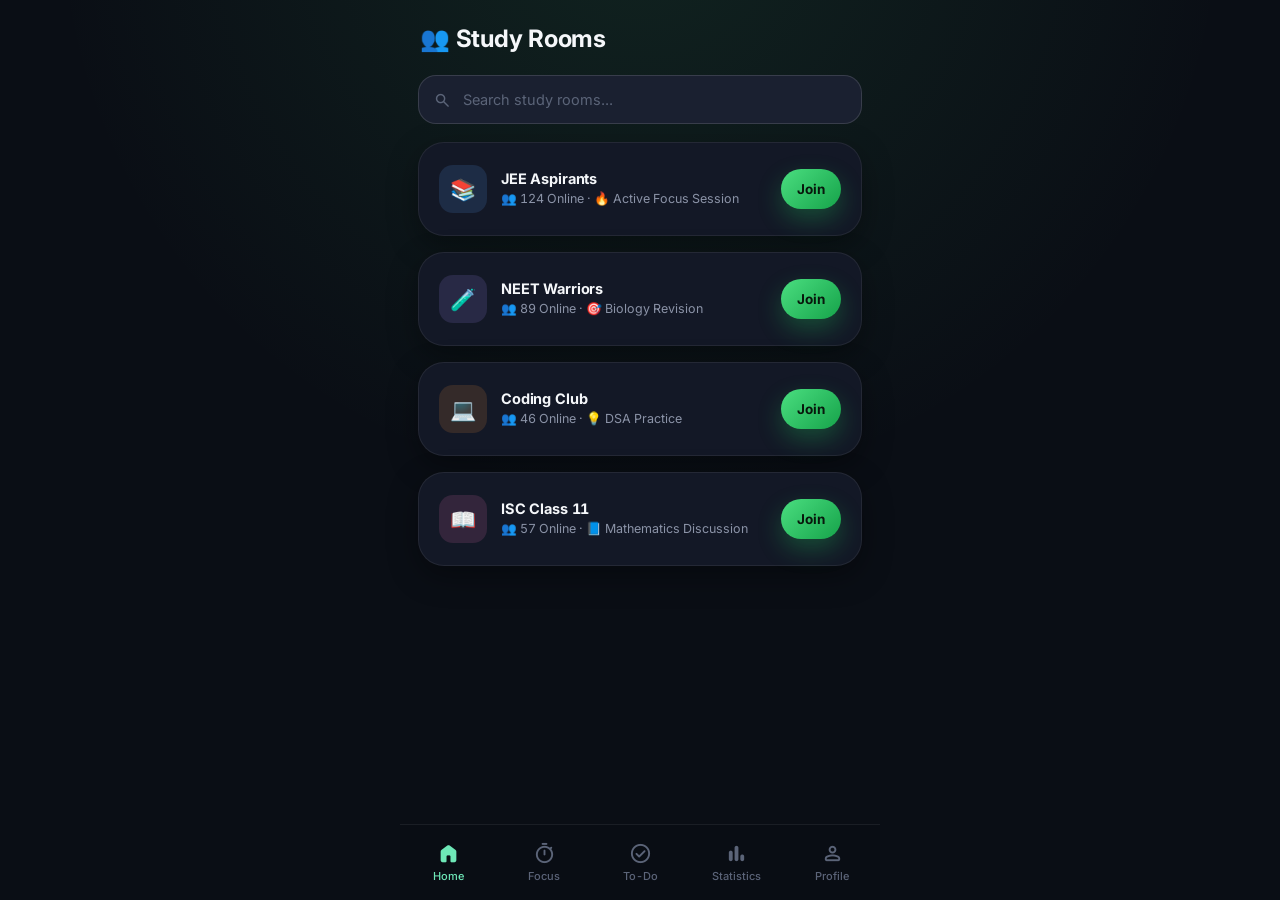
<file: rooms.html>
<!DOCTYPE html>
<html lang="en">
<head>
<meta charset="UTF-8">
<meta name="viewport" content="width=device-width, initial-scale=1.0, viewport-fit=cover">
<meta name="theme-color" content="#0a0e15">
<meta name="color-scheme" content="dark">
<title>StudyArc - Study Rooms</title>

<link rel="manifest" href="manifest.json">
<link rel="icon" href="icon-192.png">
<link rel="apple-touch-icon" href="icon-192.png">
<meta name="mobile-web-app-capable" content="yes">
<meta name="apple-mobile-web-app-capable" content="yes">

<link rel="preconnect" href="https://fonts.googleapis.com">
<link rel="preconnect" href="https://fonts.gstatic.com" crossorigin>
<link href="https://fonts.googleapis.com/css2?family=Material+Symbols+Rounded" rel="stylesheet">
<link href="https://fonts.googleapis.com/css2?family=Inter:wght@400;500;600;700;800&display=swap" rel="stylesheet">

<link rel="stylesheet" href="style.css">
<script src="app.js" defer></script>
</head>

<body>

<div class="header-row">
  <h1>👥 Study Rooms</h1>
</div>

<div class="field-wrap" style="margin-bottom:18px;">
  <span class="material-symbols-rounded" aria-hidden="true">search</span>
  <input type="text" class="input" placeholder="Search study rooms...">
</div>

<div class="card room-card">
  <div class="room-icon" style="color:var(--blue);background:rgba(96,165,250,.14);">📚</div>
  <div class="room-body">
    <h3>JEE Aspirants</h3>
    <p>👥 124 Online · 🔥 Active Focus Session</p>
  </div>
  <button class="button small" onclick="alert('Live study rooms are coming soon! 🚀')">Join</button>
</div>

<div class="card room-card">
  <div class="room-icon" style="color:var(--purple);background:rgba(167,139,250,.14);">🧪</div>
  <div class="room-body">
    <h3>NEET Warriors</h3>
    <p>👥 89 Online · 🎯 Biology Revision</p>
  </div>
  <button class="button small" onclick="alert('Live study rooms are coming soon! 🚀')">Join</button>
</div>

<div class="card room-card">
  <div class="room-icon" style="color:var(--orange);background:rgba(251,146,60,.14);">💻</div>
  <div class="room-body">
    <h3>Coding Club</h3>
    <p>👥 46 Online · 💡 DSA Practice</p>
  </div>
  <button class="button small" onclick="alert('Live study rooms are coming soon! 🚀')">Join</button>
</div>

<div class="card room-card">
  <div class="room-icon" style="color:var(--pink);background:rgba(244,114,182,.14);">📖</div>
  <div class="room-body">
    <h3>ISC Class 11</h3>
    <p>👥 57 Online · 📘 Mathematics Discussion</p>
  </div>
  <button class="button small" onclick="alert('Live study rooms are coming soon! 🚀')">Join</button>
</div>

<div class="nav">
  <a class="active" href="home.html" aria-current="page">
    <span class="material-symbols-rounded" aria-hidden="true">home</span>
    <span>Home</span>
  </a>
  <a href="focus.html">
    <span class="material-symbols-rounded" aria-hidden="true">timer</span>
    <span>Focus</span>
  </a>
  <a href="todo.html">
    <span class="material-symbols-rounded" aria-hidden="true">check_circle</span>
    <span>To-Do</span>
  </a>
  <a href="stats.html">
    <span class="material-symbols-rounded" aria-hidden="true">bar_chart</span>
    <span>Statistics</span>
  </a>
  <a href="profile.html">
    <span class="material-symbols-rounded" aria-hidden="true">person</span>
    <span>Profile</span>
  </a>
</div>

</body>
</html>
</file>
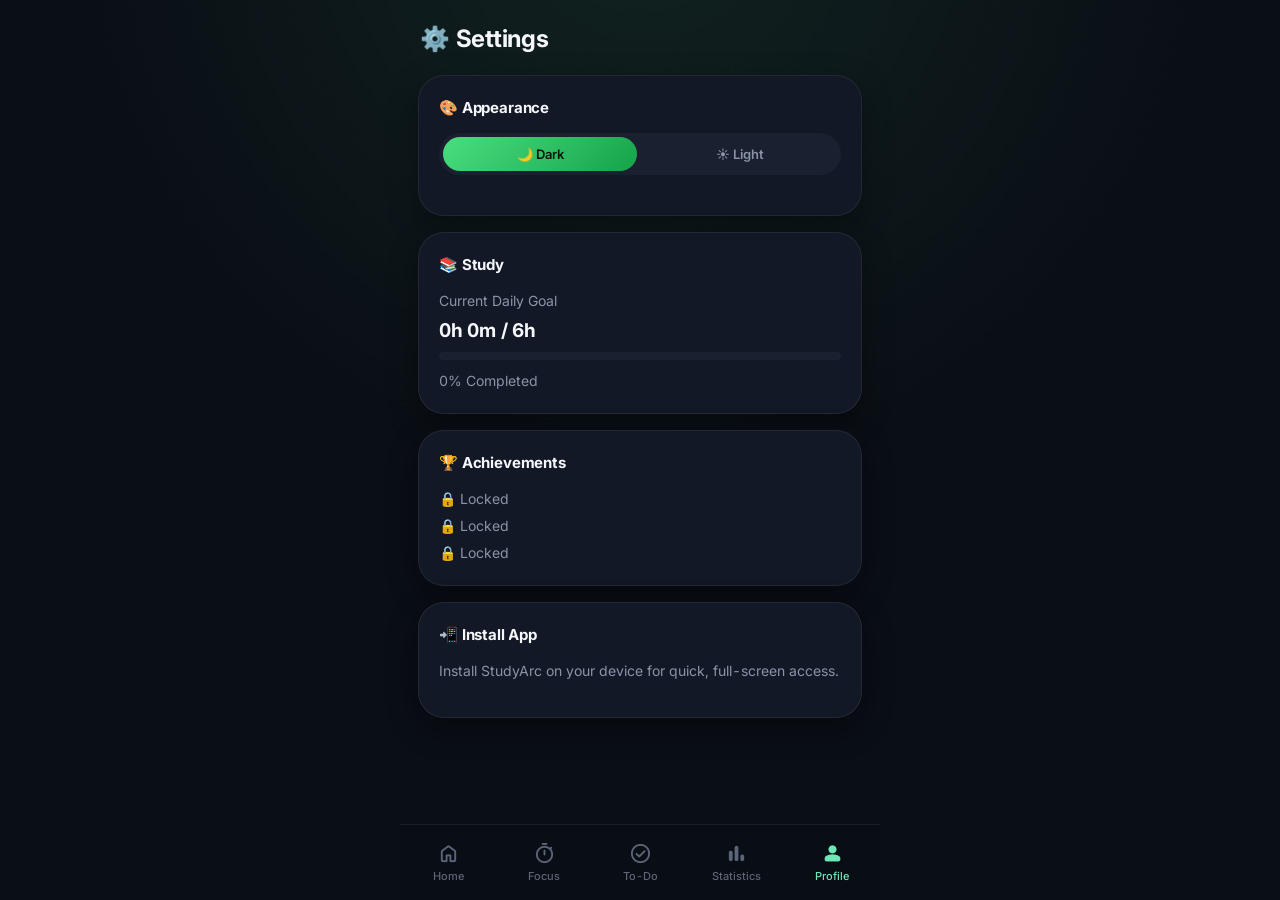
<file: settings.html>
<!DOCTYPE html>
<html lang="en">
<head>
<meta charset="UTF-8">
<meta name="viewport" content="width=device-width, initial-scale=1.0, viewport-fit=cover">
<meta name="theme-color" content="#0a0e15">
<meta name="color-scheme" content="dark">
<title>StudyArc - Settings</title>

<link rel="manifest" href="manifest.json">
<link rel="icon" href="icon-192.png">
<link rel="apple-touch-icon" href="icon-192.png">
<meta name="mobile-web-app-capable" content="yes">
<meta name="apple-mobile-web-app-capable" content="yes">

<link rel="preconnect" href="https://fonts.googleapis.com">
<link rel="preconnect" href="https://fonts.gstatic.com" crossorigin>
<link href="https://fonts.googleapis.com/css2?family=Material+Symbols+Rounded" rel="stylesheet">
<link href="https://fonts.googleapis.com/css2?family=Inter:wght@400;500;600;700;800&display=swap" rel="stylesheet">

<link rel="stylesheet" href="style.css">
<script src="app.js" defer></script>
</head>

<body>

<div class="header-row">
  <h1>⚙️ Settings</h1>
</div>

<div class="card">
  <h2>🎨 Appearance</h2>
  <div class="tabs" id="themeTabs">
    <div class="tab" onclick="setTheme('dark'); syncThemeTabs();">🌙 Dark</div>
    <div class="tab" onclick="setTheme('light'); syncThemeTabs();">☀️ Light</div>
  </div>
</div>

<div class="card">
  <h2>📚 Study</h2>
  <p style="margin-bottom:8px;">Current Daily Goal</p>
  <h3 id="goalTime" style="font-size:19px;margin-bottom:10px;">0h 0m / 6h</h3>
  <div class="progress">
    <div id="goalFill" class="fill"></div>
  </div>
  <p id="goalPercent">0% Completed</p>
</div>

<a class="card" href="achievement.html" style="display:block;">
  <h2>🏆 Achievements</h2>
  <p id="badge1" style="margin-bottom:6px;">🔒 Locked</p>
  <p id="badge2" style="margin-bottom:6px;">🔒 Locked</p>
  <p id="badge3">🔒 Locked</p>
</a>

<div class="card">
  <h2>📲 Install App</h2>
  <p style="margin-bottom:14px;">Install StudyArc on your device for quick, full-screen access.</p>
  <button class="button" id="installButton" style="display:none;">📲 Install StudyArc</button>
</div>

<div class="nav">
  <a href="home.html">
    <span class="material-symbols-rounded" aria-hidden="true">home</span>
    <span>Home</span>
  </a>
  <a href="focus.html">
    <span class="material-symbols-rounded" aria-hidden="true">timer</span>
    <span>Focus</span>
  </a>
  <a href="todo.html">
    <span class="material-symbols-rounded" aria-hidden="true">check_circle</span>
    <span>To-Do</span>
  </a>
  <a href="stats.html">
    <span class="material-symbols-rounded" aria-hidden="true">bar_chart</span>
    <span>Statistics</span>
  </a>
  <a class="active" href="profile.html" aria-current="page">
    <span class="material-symbols-rounded" aria-hidden="true">person</span>
    <span>Profile</span>
  </a>
</div>

<script>
function syncThemeTabs() {
  var current = localStorage.getItem('studyarc_theme') || 'dark';
  var tabs = document.querySelectorAll('#themeTabs .tab');
  tabs[0].classList.toggle('active', current === 'dark');
  tabs[1].classList.toggle('active', current === 'light');
}
syncThemeTabs();
</script>

</body>
</html>
</file>
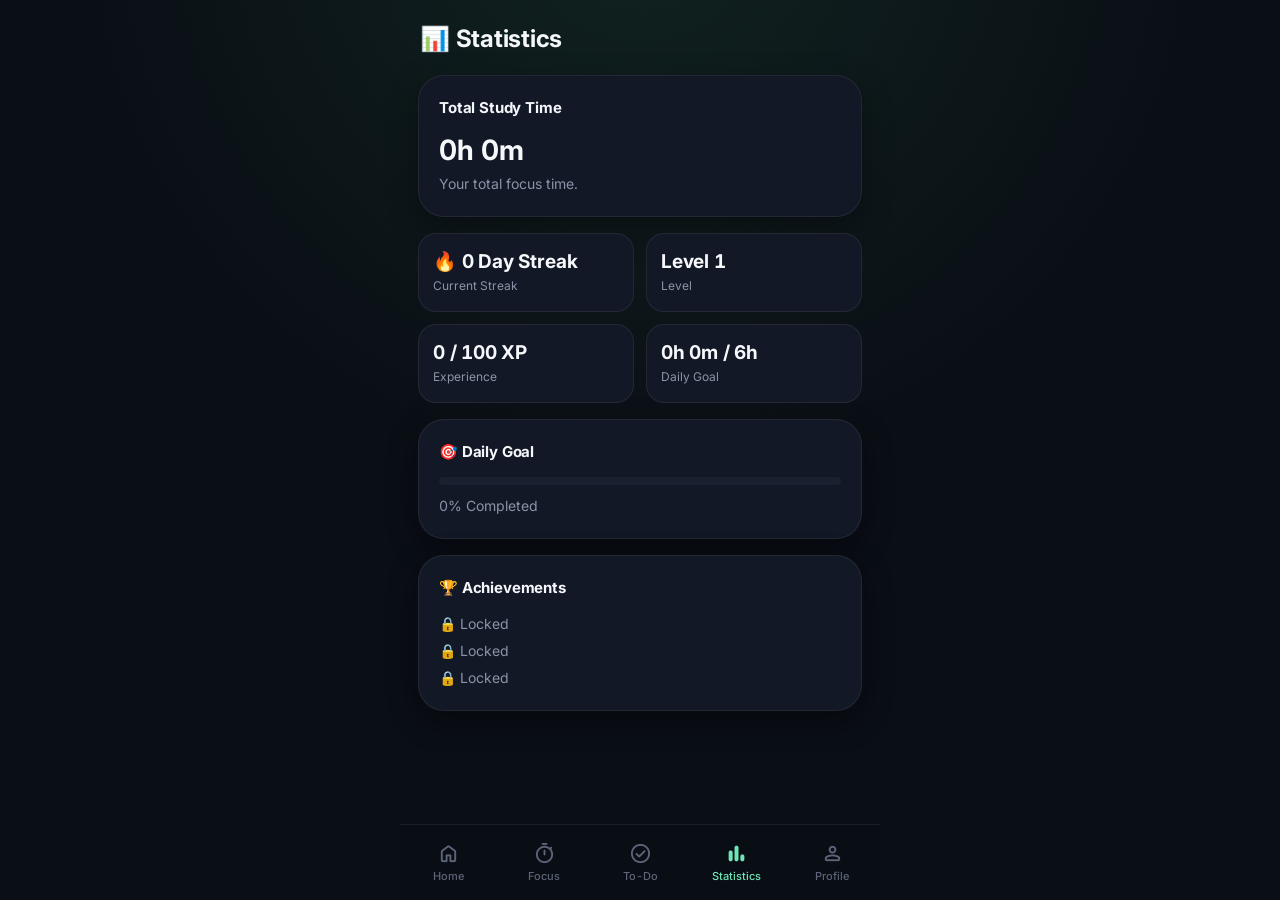
<file: stats.html>
<!DOCTYPE html>
<html lang="en">
<head>
<meta charset="UTF-8">
<meta name="viewport" content="width=device-width, initial-scale=1.0, viewport-fit=cover">
<meta name="theme-color" content="#0a0e15">
<meta name="color-scheme" content="dark">
<title>StudyArc - Statistics</title>

<link rel="manifest" href="manifest.json">
<link rel="icon" href="icon-192.png">
<link rel="apple-touch-icon" href="icon-192.png">
<meta name="mobile-web-app-capable" content="yes">
<meta name="apple-mobile-web-app-capable" content="yes">

<link rel="preconnect" href="https://fonts.googleapis.com">
<link rel="preconnect" href="https://fonts.gstatic.com" crossorigin>
<link href="https://fonts.googleapis.com/css2?family=Material+Symbols+Rounded" rel="stylesheet">
<link href="https://fonts.googleapis.com/css2?family=Inter:wght@400;500;600;700;800&display=swap" rel="stylesheet">

<link rel="stylesheet" href="style.css">
<script src="app.js" defer></script>
</head>

<body>

<div class="header-row">
  <h1>📊 Statistics</h1>
</div>

<div class="card">
  <h2>Total Study Time</h2>
  <h1 id="totalStudy" style="font-size:28px;">0h 0m</h1>
  <p style="margin-top:6px;">Your total focus time.</p>
</div>

<div class="grid">
  <div class="stat">
    <h1 id="streak">🔥 0</h1>
    <p>Current Streak</p>
  </div>
  <a class="stat" href="xp.html">
    <h1 id="level">Level 1</h1>
    <p>Level</p>
  </a>
  <a class="stat" href="xp.html">
    <h1 id="xp">0 / 100 XP</h1>
    <p>Experience</p>
  </a>
  <div class="stat">
    <h1 id="goalTime">0h 0m / 6h</h1>
    <p>Daily Goal</p>
  </div>
</div>

<div class="card">
  <h2>🎯 Daily Goal</h2>
  <div class="progress">
    <div id="goalFill" class="fill"></div>
  </div>
  <p id="goalPercent">0% Completed</p>
</div>

<a class="card" href="achievement.html" style="display:block;">
  <h2>🏆 Achievements</h2>
  <p id="badge1" style="margin-bottom:6px;">🔒 Locked</p>
  <p id="badge2" style="margin-bottom:6px;">🔒 Locked</p>
  <p id="badge3">🔒 Locked</p>
</a>

<!-- Navigation -->
<div class="nav">
  <a href="home.html">
    <span class="material-symbols-rounded" aria-hidden="true">home</span>
    <span>Home</span>
  </a>
  <a href="focus.html">
    <span class="material-symbols-rounded" aria-hidden="true">timer</span>
    <span>Focus</span>
  </a>
  <a href="todo.html">
    <span class="material-symbols-rounded" aria-hidden="true">check_circle</span>
    <span>To-Do</span>
  </a>
  <a class="active" href="stats.html" aria-current="page">
    <span class="material-symbols-rounded" aria-hidden="true">bar_chart</span>
    <span>Statistics</span>
  </a>
  <a href="profile.html">
    <span class="material-symbols-rounded" aria-hidden="true">person</span>
    <span>Profile</span>
  </a>
</div>

</body>
</html>
</file>
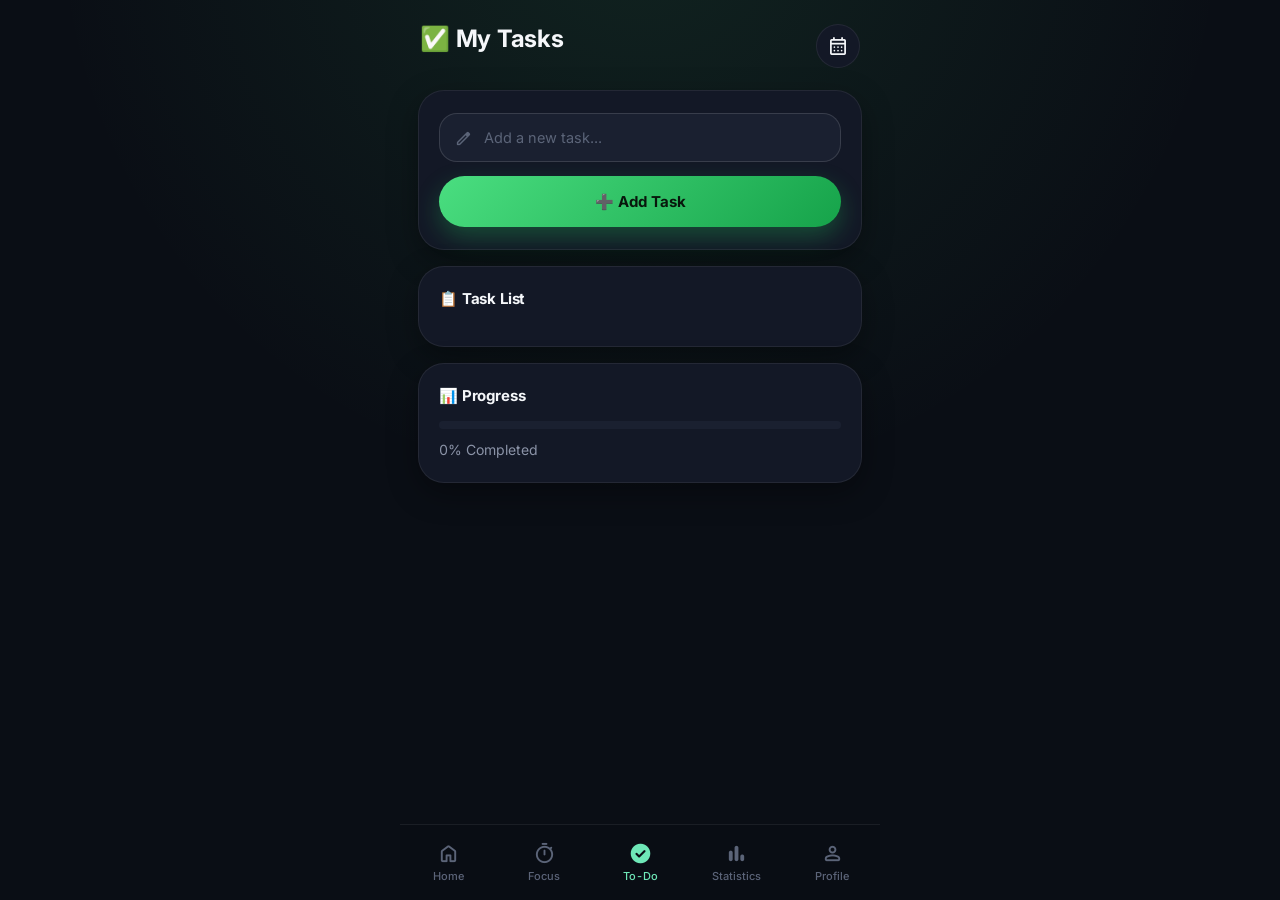
<file: todo.html>
<!DOCTYPE html>
<html lang="en">
<head>
<meta charset="UTF-8">
<meta name="viewport" content="width=device-width, initial-scale=1.0, viewport-fit=cover">
<meta name="theme-color" content="#0a0e15">
<meta name="color-scheme" content="dark">
<title>StudyArc - To-Do</title>

<link rel="manifest" href="manifest.json">
<link rel="icon" href="icon-192.png">
<link rel="apple-touch-icon" href="icon-192.png">
<meta name="mobile-web-app-capable" content="yes">
<meta name="apple-mobile-web-app-capable" content="yes">

<link rel="preconnect" href="https://fonts.googleapis.com">
<link rel="preconnect" href="https://fonts.gstatic.com" crossorigin>
<link href="https://fonts.googleapis.com/css2?family=Material+Symbols+Rounded" rel="stylesheet">
<link href="https://fonts.googleapis.com/css2?family=Inter:wght@400;500;600;700;800&display=swap" rel="stylesheet">

<link rel="stylesheet" href="style.css">
<script src="app.js" defer></script>
</head>

<body>

<div class="header-row">
  <h1>✅ My Tasks</h1>
  <a class="icon-btn" href="calendar.html" aria-label="Calendar">
    <span class="material-symbols-rounded" aria-hidden="true">calendar_month</span>
  </a>
</div>

<div class="card">
  <div class="field-wrap" style="margin-bottom:14px;">
    <span class="material-symbols-rounded" aria-hidden="true">edit</span>
    <input id="taskInput" class="input" type="text" placeholder="Add a new task...">
  </div>
  <button class="button" onclick="addTask()">➕ Add Task</button>
</div>

<div class="card">
  <h2>📋 Task List</h2>
  <div id="taskList">
    <p>No tasks yet.</p>
  </div>
</div>

<div class="card">
  <h2>📊 Progress</h2>
  <div class="progress">
    <div class="fill" id="taskProgress"></div>
  </div>
  <p id="taskPercent">0% Completed</p>
</div>

<!-- Bottom Navigation -->
<div class="nav">
  <a href="home.html">
    <span class="material-symbols-rounded" aria-hidden="true">home</span>
    <span>Home</span>
  </a>
  <a href="focus.html">
    <span class="material-symbols-rounded" aria-hidden="true">timer</span>
    <span>Focus</span>
  </a>
  <a class="active" href="todo.html" aria-current="page">
    <span class="material-symbols-rounded" aria-hidden="true">check_circle</span>
    <span>To-Do</span>
  </a>
  <a href="stats.html">
    <span class="material-symbols-rounded" aria-hidden="true">bar_chart</span>
    <span>Statistics</span>
  </a>
  <a href="profile.html">
    <span class="material-symbols-rounded" aria-hidden="true">person</span>
    <span>Profile</span>
  </a>
</div>

</body>
</html>
</file>
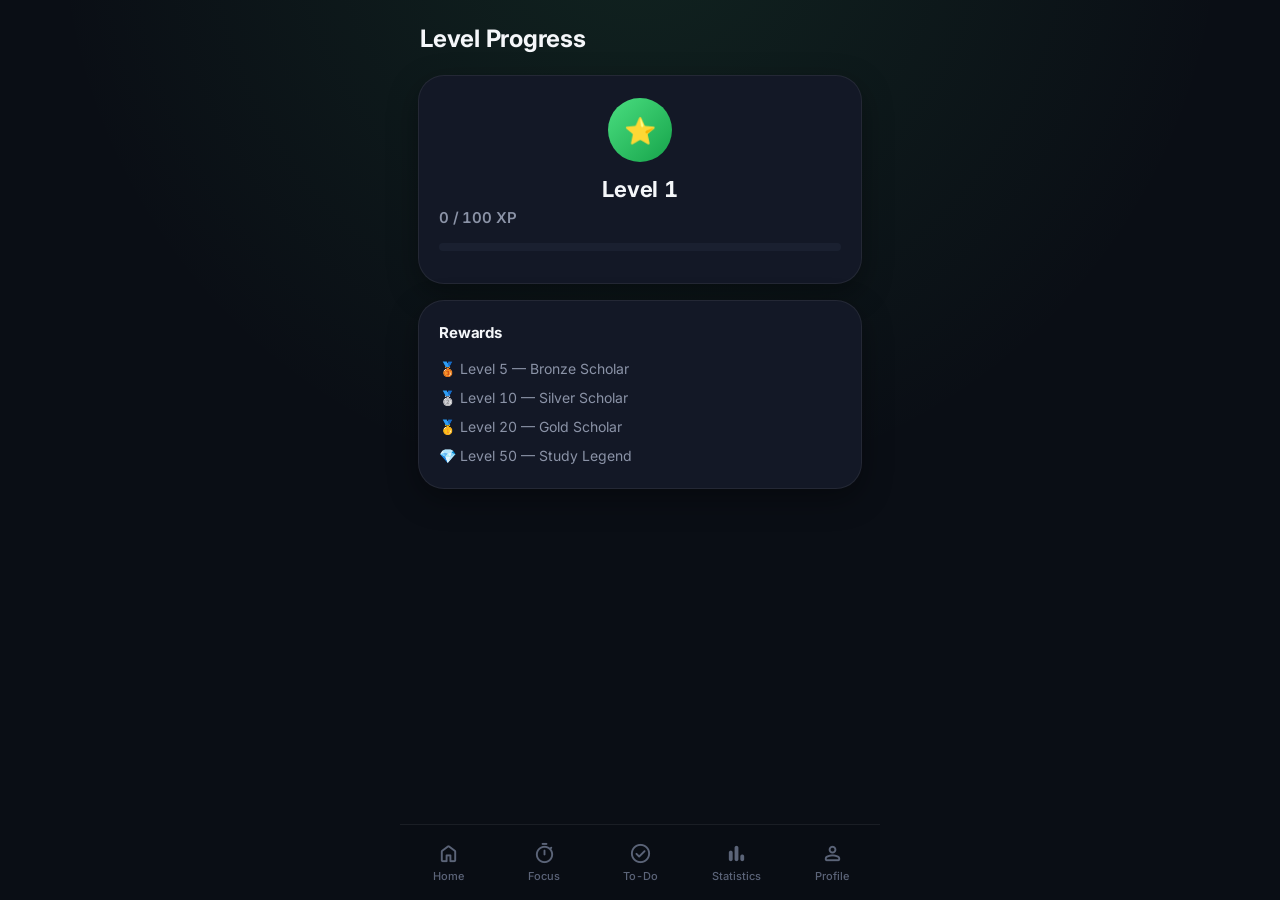
<file: xp.html>
<!DOCTYPE html>
<html lang="en">
<head>
<meta charset="UTF-8">
<meta name="viewport" content="width=device-width, initial-scale=1.0, viewport-fit=cover">
<meta name="theme-color" content="#0a0e15">
<meta name="color-scheme" content="dark">
<title>StudyArc - XP</title>

<link rel="manifest" href="manifest.json">
<link rel="icon" href="icon-192.png">
<link rel="apple-touch-icon" href="icon-192.png">
<meta name="mobile-web-app-capable" content="yes">
<meta name="apple-mobile-web-app-capable" content="yes">

<link rel="preconnect" href="https://fonts.googleapis.com">
<link rel="preconnect" href="https://fonts.gstatic.com" crossorigin>
<link href="https://fonts.googleapis.com/css2?family=Material+Symbols+Rounded" rel="stylesheet">
<link href="https://fonts.googleapis.com/css2?family=Inter:wght@400;500;600;700;800&display=swap" rel="stylesheet">

<link rel="stylesheet" href="style.css">
<script src="app.js" defer></script>
</head>

<body>

<div class="header-row">
  <h1>Level Progress</h1>
</div>

<div class="card" style="text-align:center;">
  <div class="avatar" style="margin:0 auto 14px;">⭐</div>
  <h1 id="level" style="font-size:22px;margin-bottom:6px;">Level 1</h1>
  <h2 id="xp" style="font-size:15px;color:var(--sub);font-weight:600;margin-bottom:16px;">0 / 100 XP</h2>
  <div class="progress">
    <div id="xpFill" class="fill"></div>
  </div>
</div>

<div class="card">
  <h2>Rewards</h2>
  <p style="margin-bottom:8px;">🥉 Level 5 — Bronze Scholar</p>
  <p style="margin-bottom:8px;">🥈 Level 10 — Silver Scholar</p>
  <p style="margin-bottom:8px;">🥇 Level 20 — Gold Scholar</p>
  <p>💎 Level 50 — Study Legend</p>
</div>

<div class="nav">
  <a href="home.html">
    <span class="material-symbols-rounded" aria-hidden="true">home</span>
    <span>Home</span>
  </a>
  <a href="focus.html">
    <span class="material-symbols-rounded" aria-hidden="true">timer</span>
    <span>Focus</span>
  </a>
  <a href="todo.html">
    <span class="material-symbols-rounded" aria-hidden="true">check_circle</span>
    <span>To-Do</span>
  </a>
  <a href="stats.html">
    <span class="material-symbols-rounded" aria-hidden="true">bar_chart</span>
    <span>Statistics</span>
  </a>
  <a href="profile.html">
    <span class="material-symbols-rounded" aria-hidden="true">person</span>
    <span>Profile</span>
  </a>
</div>

</body>
</html>
</file>
<file: style.css>
/* ==========================================
   StudyArc — Design System
   ========================================== */

:root{
  --bg:#0a0e15;
  --surface:#131826;
  --surface-2:#1a2030;
  --surface-3:#212840;
  --border:rgba(255,255,255,.07);
  --border-2:rgba(255,255,255,.13);

  --mint:#6ee7b7;
  --green:#22c55e;
  --green-deep:#16a34a;
  --gradient:linear-gradient(135deg,#4ade80 0%,#16a34a 100%);
  --gradient-soft:linear-gradient(135deg,rgba(74,222,128,.16),rgba(22,163,74,.05));

  --text:#f5f7fa;
  --sub:#8b93a7;
  --sub-2:#5b6478;

  --red:#f87171;
  --blue:#60a5fa;
  --purple:#a78bfa;
  --orange:#fb923c;
  --pink:#f472b6;
  --slate:#94a3b8;

  --r-lg:26px;
  --r-md:18px;
  --r-sm:14px;
  --r-pill:999px;

  --shadow-card:0 10px 30px rgba(0,0,0,.35);
  --shadow-btn:0 10px 24px rgba(34,197,94,.30);
  --nav-h:76px;

  --font:'Inter',-apple-system,BlinkMacSystemFont,sans-serif;
}

*{box-sizing:border-box;}
html,body{margin:0;padding:0;}
html{scroll-behavior:smooth;}

body{
  background:var(--bg);
  background-image:radial-gradient(circle at 50% -10%, rgba(74,222,128,.10), transparent 50%);
  background-attachment:fixed;
  color:var(--text);
  font-family:var(--font);
  -webkit-font-smoothing:antialiased;
  font-variant-numeric:tabular-nums;
  max-width:480px;
  margin:0 auto;
  min-height:100vh;
  padding:20px 18px calc(var(--nav-h) + 26px);
}

::selection{background:rgba(34,197,94,.35);color:#fff;}
::-webkit-scrollbar{width:6px;height:6px;}
::-webkit-scrollbar-thumb{background:var(--surface-3);border-radius:99px;}
::-webkit-scrollbar-track{background:transparent;}

a{color:inherit;text-decoration:none;}
a:focus-visible,button:focus-visible,input:focus-visible,.icon-btn:focus-visible{
  outline:2px solid var(--green);
  outline-offset:2px;
}

h1,h2,h3{margin:0;font-weight:700;letter-spacing:-.01em;}
h1{font-size:22px;}
h2{font-size:15px;}
p{margin:0;color:var(--sub);font-size:14px;line-height:1.5;}
small{color:var(--sub-2);font-size:12px;}

/* ---------- Header row (title/greeting + icon button) ---------- */
.header-row{
  display:flex;
  align-items:flex-start;
  justify-content:space-between;
  gap:12px;
  padding:4px 2px 22px;
}
.header-row .eyebrow{
  margin:0 0 6px;
  font-size:12px;
  font-weight:600;
  letter-spacing:.02em;
  color:var(--sub);
}
.header-row h1{font-size:24px;}
.back-row{
  display:flex;
  align-items:center;
  gap:10px;
  padding:2px 0 20px;
}

/* ---------- Icon button (circular) ---------- */
.icon-btn{
  position:relative;
  display:flex;
  align-items:center;
  justify-content:center;
  width:44px;
  height:44px;
  flex:none;
  border-radius:var(--r-pill);
  background:var(--surface);
  border:1px solid var(--border);
  color:var(--text);
  cursor:pointer;
}
.icon-btn .material-symbols-rounded{font-size:22px;}
.icon-btn .dot{
  position:absolute;
  top:-3px; right:-3px;
  min-width:19px;
  height:19px;
  padding:0 4px;
  border-radius:var(--r-pill);
  background:var(--red);
  border:2px solid var(--bg);
  align-items:center;
  justify-content:center;
  font-size:10.5px;
  font-weight:700;
  color:#fff;
  line-height:1;
}

/* ---------- Cards ---------- */
.card{
  background:var(--surface);
  border:1px solid var(--border);
  border-radius:var(--r-lg);
  padding:22px 20px;
  margin-bottom:16px;
  box-shadow:var(--shadow-card);
}
.card.featured{
  background:linear-gradient(160deg, var(--surface) 0%, var(--surface) 60%, rgba(22,163,74,.10) 150%);
  border-color:rgba(74,222,128,.20);
}
.card h2{
  display:flex;align-items:center;gap:8px;
  margin-bottom:16px;
  color:var(--text);
}
.card > p{margin-top:6px;}

/* ---------- Buttons ---------- */
.button{
  display:flex;
  align-items:center;
  justify-content:center;
  gap:8px;
  width:100%;
  padding:16px 20px;
  border:none;
  border-radius:var(--r-pill);
  background:var(--gradient);
  color:#08170c;
  font-family:var(--font);
  font-size:15px;
  font-weight:700;
  cursor:pointer;
  box-shadow:var(--shadow-btn);
  transition:transform .15s ease, box-shadow .15s ease;
}
.button:active{transform:scale(.97);}
.button.secondary{
  background:var(--surface-2);
  color:var(--text);
  box-shadow:none;
  border:1px solid var(--border-2);
}
.button.danger{
  background:transparent;
  color:var(--red);
  box-shadow:none;
  border:1px solid rgba(248,113,113,.35);
}
.button.small{padding:12px 16px;font-size:13.5px;width:auto;}

/* ---------- Forms ---------- */
label.field-label{
  display:block;
  font-size:13px;
  font-weight:600;
  color:var(--sub);
  margin:0 0 8px 2px;
}
input,textarea,.input{
  width:100%;
  padding:15px 16px;
  border-radius:var(--r-md);
  border:1px solid var(--border-2);
  background:var(--surface-2);
  color:var(--text);
  font-family:var(--font);
  font-size:14.5px;
}
input::placeholder,textarea::placeholder{color:var(--sub-2);}
input:focus,textarea:focus{outline:none;border-color:rgba(74,222,128,.45);}
.field-wrap{position:relative;margin-bottom:16px;}
.field-wrap .material-symbols-rounded{
  position:absolute;left:15px;top:50%;transform:translateY(-50%);
  font-size:19px;color:var(--sub-2);
}
.field-wrap input{padding-left:44px;}
.field-wrap .toggle-visibility{
  position:absolute;right:12px;top:50%;transform:translateY(-50%);
  background:none;border:none;color:var(--sub-2);cursor:pointer;padding:6px;
}
.field-row{display:flex;align-items:center;justify-content:space-between;margin:2px 0 22px;font-size:13px;}
.field-row label{display:flex;align-items:center;gap:7px;color:var(--sub);}
.field-row a{color:var(--mint);font-weight:600;}

/* ---------- Stat grid ---------- */
.grid{
  display:grid;
  grid-template-columns:1fr 1fr;
  gap:12px;
  margin-bottom:16px;
}
.stat{
  background:var(--surface);
  border:1px solid var(--border);
  border-radius:var(--r-md);
  padding:16px 14px;
}
.stat h1{
  font-size:19px;
  margin-bottom:4px;
  color:var(--text);
}
.stat p{font-size:12px;margin:0;}
a.stat{display:block;}

/* ---------- Linear progress ---------- */
.progress{
  position:relative;
  width:100%;
  height:8px;
  border-radius:var(--r-pill);
  background:var(--surface-2);
  overflow:hidden;
  margin:10px 0;
}
.fill{
  height:100%;
  width:0%;
  border-radius:var(--r-pill);
  background:var(--gradient);
  transition:width .6s cubic-bezier(.16,1,.3,1);
}

/* ---------- Badge / chip ---------- */
.badge{
  display:inline-flex;
  align-items:center;
  gap:6px;
  padding:8px 14px;
  border-radius:var(--r-pill);
  background:var(--surface-2);
  border:1px solid var(--border-2);
  font-size:13px;
  font-weight:600;
  color:var(--text);
}

/* ---------- Avatar ---------- */
.avatar{
  width:64px;height:64px;
  border-radius:50%;
  background:var(--gradient);
  display:flex;align-items:center;justify-content:center;
  font-size:26px;font-weight:800;color:#08170c;
  flex:none;
}

/* ---------- Quick access ---------- */
.quick-grid{
  display:grid;
  grid-template-columns:repeat(3,1fr);
  gap:10px;
}
.quick-grid .button{
  flex-direction:column;
  width:auto;
  padding:16px 6px;
  gap:8px;
  background:var(--surface-2);
  color:var(--text);
  box-shadow:none;
  border:1px solid var(--border);
  font-size:12.5px;
  font-weight:600;
}
.quick-grid .button .material-symbols-rounded{font-size:22px;}
.quick-grid .button:nth-child(1) .material-symbols-rounded{color:var(--blue);}
.quick-grid .button:nth-child(2) .material-symbols-rounded{color:var(--green);}
.quick-grid .button:nth-child(3) .material-symbols-rounded{color:var(--orange);}
.quick-grid .button:nth-child(4) .material-symbols-rounded{color:var(--purple);}
.quick-grid .button:nth-child(5) .material-symbols-rounded{color:var(--pink);}
.quick-grid .button:nth-child(6) .material-symbols-rounded{color:var(--slate);}

/* ---------- Bottom navigation (flush tab bar) ---------- */
.nav{
  position:fixed;
  bottom:0;left:0;right:0;
  max-width:480px;
  margin:0 auto;
  height:var(--nav-h);
  display:flex;
  background:rgba(10,14,21,.92);
  backdrop-filter:blur(16px);
  border-top:1px solid var(--border);
  padding-bottom:env(safe-area-inset-bottom);
  z-index:20;
}
.nav a{
  flex:1;
  display:flex;
  flex-direction:column;
  align-items:center;
  justify-content:center;
  gap:4px;
  color:var(--sub-2);
  font-size:11px;
  font-weight:500;
}
.nav a .material-symbols-rounded{
  font-size:23px;
  font-variation-settings:'FILL' 0,'wght' 400,'GRAD' 0,'opsz' 24;
}
.nav a.active{color:var(--mint);}
.nav a.active .material-symbols-rounded{
  font-variation-settings:'FILL' 1,'wght' 500,'GRAD' 0,'opsz' 24;
}

/* ---------- Timer ring (Focus) ---------- */
.timer-container{position:relative;width:280px;height:280px;margin:20px auto;}
.timer-svg{width:100%;height:100%;transform:rotate(-90deg);}
.timer-bg{fill:none;stroke:var(--surface-2);stroke-width:14;}
.timer-progress{
  fill:none;
  stroke:url(#ringGradient);
  stroke-width:14;
  stroke-linecap:round;
  stroke-dasharray:722;
  stroke-dashoffset:0;
  transition:stroke-dashoffset .5s linear;
  filter:drop-shadow(0 0 12px rgba(74,222,128,.45));
}
.timer-content{
  position:absolute;inset:0;
  display:flex;flex-direction:column;align-items:center;justify-content:center;
  text-align:center;
}
.timer-content h1{font-size:40px;letter-spacing:-.02em;}
.timer-content p{margin-top:6px;}
.timer-buttons{display:grid;grid-template-columns:repeat(3,1fr);gap:10px;margin-bottom:16px;}
.timer-buttons .button{padding:13px 8px;font-size:13px;}
.control-buttons{display:grid;grid-template-columns:1fr 1fr;gap:10px;margin-bottom:16px;}
.control-buttons .button:last-child{grid-column:1/3;}
.control-buttons .button:nth-child(2){background:var(--surface-2);color:var(--text);box-shadow:none;border:1px solid var(--border-2);}

/* ---------- Goal arc (Home) ---------- */
.arc-wrap{position:relative;width:200px;height:200px;margin:4px auto 6px;}
.arc-ring{width:100%;height:100%;transform:rotate(-90deg);}
.arc-track{fill:none;stroke:var(--surface-2);stroke-width:13;}
.arc-fill{
  fill:none;
  stroke:url(#ringGradient);
  stroke-width:13;
  stroke-linecap:round;
  stroke-dasharray:559;
  stroke-dashoffset:559;
  transition:stroke-dashoffset .9s cubic-bezier(.16,1,.3,1);
  filter:drop-shadow(0 0 10px rgba(74,222,128,.45));
}
.arc-center{
  position:absolute;inset:0;
  display:flex;flex-direction:column;align-items:center;justify-content:center;
  text-align:center;padding:0 18px;
}
.arc-center h1{font-size:23px;}
.arc-center h1 span{display:block;font-size:12px;font-weight:400;color:var(--sub);margin-top:2px;}
.arc-center p{margin-top:8px;font-size:12.5px;font-weight:600;color:var(--mint);}

/* ---------- Task list ---------- */
.task-card{
  display:flex;
  align-items:center;
  gap:12px;
  padding:14px 0;
  border-bottom:1px solid var(--border);
}
.task-card:last-child{border-bottom:none;}
.task-toggle{
  flex:none;
  width:24px;height:24px;
  border-radius:50%;
  border:2px solid var(--border-2);
  background:transparent;
  cursor:pointer;
  display:flex;align-items:center;justify-content:center;
  color:transparent;
  font-size:14px;
  padding:0;
}
.task-toggle.done{background:var(--gradient);border-color:transparent;color:#08170c;}
.task-text{flex:1;font-size:14.5px;color:var(--text);}
.task-text.done{color:var(--sub-2);text-decoration:line-through;}
.task-delete{
  flex:none;
  width:34px;height:34px;
  border-radius:50%;
  border:none;
  background:var(--surface-2);
  color:var(--sub);
  cursor:pointer;
  display:flex;align-items:center;justify-content:center;
  font-size:15px;
}

/* ---------- Achievements ---------- */
.achievement-row{display:flex;align-items:center;gap:14px;padding:12px 0;border-bottom:1px solid var(--border);}
.achievement-row:last-child{border-bottom:none;}
.achievement-icon{
  flex:none;width:46px;height:46px;border-radius:14px;
  display:flex;align-items:center;justify-content:center;font-size:20px;
  background:var(--surface-2);color:var(--sub-2);
}
.achievement-icon.unlocked{background:var(--gradient-soft);color:var(--mint);}
.achievement-body h3{font-size:14px;margin-bottom:2px;color:var(--text);}
.achievement-body p{font-size:12.5px;margin:0;}

/* ---------- Menu list (Profile) ---------- */
.menu-list{display:flex;flex-direction:column;}
.menu-item{
  display:flex;align-items:center;gap:14px;
  padding:15px 2px;
  border-bottom:1px solid var(--border);
}
.menu-item:last-child{border-bottom:none;}
.menu-item .material-symbols-rounded{font-size:20px;color:var(--sub);}
.menu-item span.label{flex:1;font-size:14.5px;font-weight:500;}
.menu-item .chev{color:var(--sub-2);font-size:19px;}
.menu-item.danger span.label,.menu-item.danger .material-symbols-rounded{color:var(--red);}

/* ---------- Rooms ---------- */
.room-card{display:flex;align-items:center;gap:14px;}
.room-icon{
  flex:none;width:48px;height:48px;border-radius:14px;
  display:flex;align-items:center;justify-content:center;font-size:21px;
  background:var(--surface-2);
}
.room-body{flex:1;}
.room-body h3{font-size:14.5px;margin-bottom:3px;color:var(--text);}
.room-body p{font-size:12.5px;margin:0;}
.room-live{
  font-size:10.5px;font-weight:700;color:#fff;
  background:var(--red);padding:3px 9px;border-radius:var(--r-pill);
  letter-spacing:.03em;
}

/* ---------- Notifications ---------- */
.notif-card h3{font-size:14px;margin-bottom:4px;color:var(--text);}
.notif-card p{margin-bottom:6px;}

/* ---------- Calendar ---------- */
.cal-head{display:flex;align-items:center;justify-content:space-between;margin-bottom:16px;}
.cal-nav-btn{
  width:34px;height:34px;border-radius:50%;
  border:1px solid var(--border-2);background:var(--surface-2);
  color:var(--text);display:flex;align-items:center;justify-content:center;
  cursor:pointer;flex:none;
}
.cal-nav-btn .material-symbols-rounded{font-size:18px;}
.cal-grid{display:grid;grid-template-columns:repeat(7,1fr);gap:6px;text-align:center;}
.cal-dow{font-size:11px;color:var(--sub-2);font-weight:600;padding-bottom:6px;}
.cal-day{
  aspect-ratio:1;
  display:flex;align-items:center;justify-content:center;
  border-radius:10px;
  font-size:13px;
  color:var(--sub);
  background:var(--surface-2);
}
.cal-day.level-low{background:rgba(251,146,60,.32);color:var(--text);}
.cal-day.level-mid{background:rgba(74,222,128,.32);color:var(--text);}
.cal-day.level-high{background:var(--gradient);color:#08170c;font-weight:700;}
.cal-day.today{outline:2px solid var(--mint);outline-offset:-2px;font-weight:700;}
.cal-day.muted{opacity:0;pointer-events:none;}
.cal-legend{display:flex;flex-wrap:wrap;gap:14px;margin-top:14px;font-size:11.5px;color:var(--sub);}
.cal-legend span{display:inline-flex;align-items:center;gap:6px;}
.cal-legend i{width:8px;height:8px;border-radius:50%;display:inline-block;}

/* ---------- Tabs / segmented ---------- */
.tabs{display:flex;gap:6px;background:var(--surface-2);padding:4px;border-radius:var(--r-pill);margin-bottom:18px;}
.tabs .tab{flex:1;text-align:center;padding:9px 0;border-radius:var(--r-pill);font-size:13px;font-weight:600;color:var(--sub);}
.tabs .tab.active{background:var(--gradient);color:#08170c;}

/* ---------- Splash ---------- */
.splash-body{
  min-height:100vh;
  display:flex;align-items:center;justify-content:center;
  background:var(--bg);
  background-image:radial-gradient(circle at 50% 30%, rgba(74,222,128,.14), transparent 55%);
}
.splash{text-align:center;}
.splash-logo{width:96px;height:96px;margin-bottom:20px;animation:logoPop .8s cubic-bezier(.16,1,.3,1);}
.splash h1{font-size:26px;margin-bottom:6px;animation:fadeUp .7s ease .1s both;}
.splash p{animation:fadeUp .7s ease .2s both;}
@keyframes logoPop{from{opacity:0;transform:scale(.7);}to{opacity:1;transform:scale(1);}}
@keyframes fadeUp{from{opacity:0;transform:translateY(10px);}to{opacity:1;transform:translateY(0);}}

/* ---------- Welcome / auth ---------- */
.welcome-body{padding-top:14vh;}
.welcome-logo{width:104px;height:104px;margin:0 auto 26px;display:block;}
.welcome-title{text-align:center;font-size:28px;margin-bottom:8px;}
.welcome-tagline{text-align:center;margin-bottom:40px;}
.social-row{display:flex;gap:12px;justify-content:center;margin:20px 0 22px;}
.social-btn{
  width:52px;height:52px;border-radius:50%;
  background:var(--surface-2);border:1px solid var(--border-2);
  display:flex;align-items:center;justify-content:center;
  font-size:18px;font-weight:700;color:var(--text);
}
.divider-row{display:flex;align-items:center;gap:12px;color:var(--sub-2);font-size:12.5px;margin:22px 0;}
.divider-row::before,.divider-row::after{content:"";flex:1;height:1px;background:var(--border-2);}
.foot-row{text-align:center;font-size:13.5px;color:var(--sub);}
.foot-row a{color:var(--mint);font-weight:700;}

/* ---------- Light theme ---------- */
[data-theme="light"]{
  --bg:#f3f5f8;
  --surface:#ffffff;
  --surface-2:#eef1f5;
  --surface-3:#e2e7ee;
  --border:rgba(15,23,42,.08);
  --border-2:rgba(15,23,42,.14);
  --text:#12151d;
  --sub:#5b6478;
  --sub-2:#8b93a7;
}
[data-theme="light"] body{
  background-image:radial-gradient(circle at 50% -10%, rgba(34,197,94,.09), transparent 50%);
}
[data-theme="light"] .nav{
  background:rgba(255,255,255,.90);
}
[data-theme="light"] .card,
[data-theme="light"] .stat{
  box-shadow:0 8px 22px rgba(15,23,42,.06);
}
[data-theme="light"] .splash-body{
  background-image:radial-gradient(circle at 50% 30%, rgba(34,197,94,.12), transparent 55%);
}

/* ---------- Dropdown menu ---------- */
.dropdown-menu{
  position:absolute;
  top:52px;
  right:0;
  background:var(--surface);
  border:1px solid var(--border-2);
  border-radius:var(--r-md);
  box-shadow:var(--shadow-card);
  min-width:180px;
  padding:6px;
  z-index:30;
}
.dropdown-item{
  display:flex;
  align-items:center;
  gap:10px;
  width:100%;
  padding:11px 12px;
  border:none;
  background:none;
  color:var(--text);
  font-family:var(--font);
  font-size:14px;
  font-weight:500;
  border-radius:var(--r-sm);
  cursor:pointer;
  text-align:left;
}
.dropdown-item:active{background:var(--surface-2);}
.dropdown-item .material-symbols-rounded{font-size:19px;color:var(--sub);}

/* ---------- Calculator modal ---------- */
.modal-backdrop{
  position:fixed;
  inset:0;
  background:rgba(5,7,12,.65);
  z-index:50;
}
.modal-backdrop:not([hidden]){
  display:flex;
  align-items:flex-end;
  justify-content:center;
}
.calc-sheet{
  width:100%;
  max-width:480px;
  background:var(--surface);
  border:1px solid var(--border-2);
  border-bottom:none;
  border-radius:28px 28px 0 0;
  padding:20px 18px calc(20px + env(safe-area-inset-bottom));
  animation:calcSlideUp .25s cubic-bezier(.16,1,.3,1);
}
@keyframes calcSlideUp{
  from{transform:translateY(100%);}
  to{transform:translateY(0);}
}
.calc-header{
  display:flex;
  align-items:center;
  justify-content:space-between;
  margin-bottom:10px;
}
.calc-header h2{font-size:17px;}
.calc-display{
  text-align:right;
  font-size:44px;
  font-weight:700;
  color:var(--text);
  padding:22px 6px;
  margin-bottom:12px;
  word-break:break-all;
  font-variant-numeric:tabular-nums;
}
.calc-grid{
  display:grid;
  grid-template-columns:repeat(4,1fr);
  gap:10px;
}
.calc-btn{
  aspect-ratio:1;
  border:none;
  border-radius:50%;
  background:var(--surface-2);
  color:var(--text);
  font-size:20px;
  font-weight:600;
  font-family:var(--font);
  cursor:pointer;
  display:flex;
  align-items:center;
  justify-content:center;
}
.calc-btn:active{opacity:.7;transform:scale(.95);}
.calc-fn{background:var(--surface-3);color:var(--sub);font-size:16px;}
.calc-op{background:var(--surface-2);color:var(--mint);}
.calc-equals{background:var(--gradient);color:#08170c;}
.calc-zero{
  grid-column:span 2;
  aspect-ratio:auto;
  border-radius:999px;
  justify-content:flex-start;
  padding-left:28px;
}

/* ---------- Reduced motion ---------- */
@media (prefers-reduced-motion:reduce){
  *{animation:none !important;transition:none !important;}
}

@media (max-width:360px){
  body{padding-left:14px;padding-right:14px;}
  .quick-grid .button{font-size:11.5px;}
}
</file>
